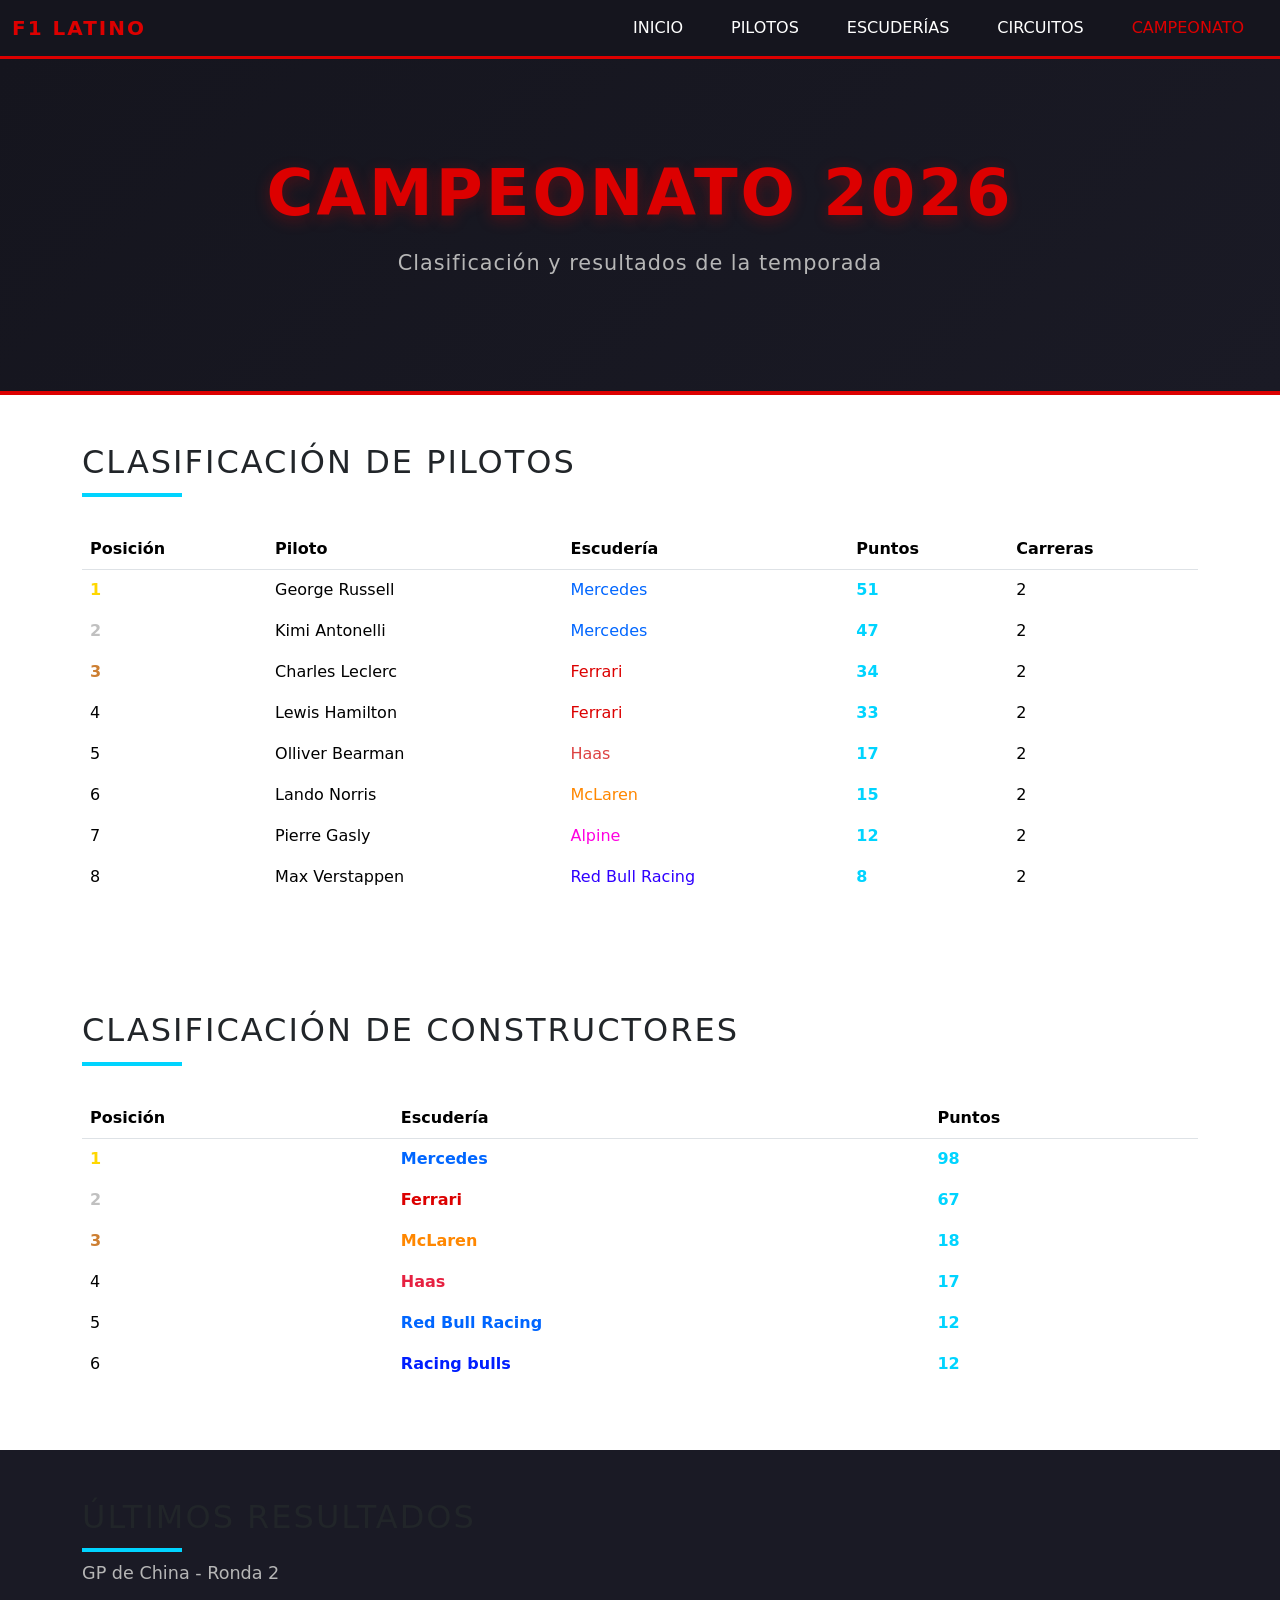
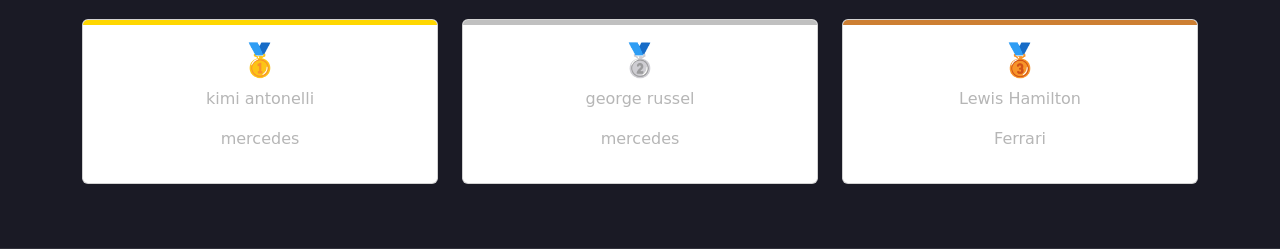
<file: campeonato.html>
<!DOCTYPE html>
<html lang="es">

<head>
  <meta charset="UTF-8">
  <meta name="viewport" content="width=device-width, initial-scale=1.0">
  <title>Campeonato - Padock Latino</title>
  <link rel="stylesheet" href="styles.css">
  <link href="https://cdn.jsdelivr.net/npm/bootstrap@5.3.8/dist/css/bootstrap.min.css" rel="stylesheet"
    integrity="sha384-sRIl4kxILFvY47J16cr9ZwB07vP4J8+LH7qKQnuqkuIAvNWLzeN8tE5YBujZqJLB" crossorigin="anonymous">

</head>

<body>

  <!-- NAVBAR -->
  <nav class="navbar navbar-expand-lg">
    <div class="container-fluid">
      <a class="navbar-brand" href="Padock Latino.html"> F1 LATINO</a>
      <button class="navbar-toggler" type="button" data-bs-toggle="collapse" data-bs-target="#navbarNav"
        aria-controls="navbarNav" aria-expanded="false" aria-label="Toggle navigation">
        <span class="navbar-toggler-icon"></span>
      </button>
      <div class="collapse navbar-collapse" id="navbarNav">
        <ul class="navbar-nav ms-auto">
          <li class="nav-item">
            <a class="nav-link" href="Padock Latino.html">INICIO</a>
          </li>
          <li class="nav-item">
            <a class="nav-link" href="pilotos.html">PILOTOS</a>
          </li>
          <li class="nav-item">
            <a class="nav-link" href="escuderias.html">ESCUDERÍAS</a>
          </li>
          <li class="nav-item">
            <a class="nav-link" href="circuitos.html">CIRCUITOS</a>
          </li>
          <li class="nav-item">
            <a class="nav-link active" href="campeonato.html">CAMPEONATO</a>
          </li>
        </ul>
      </div>
    </div>
  </nav>

  <!-- HERO SECTION -->
  <div class="titulo">
    <h1>CAMPEONATO 2026</h1>
    <p>Clasificación y resultados de la temporada</p>
  </div>

  <!-- CONTENIDO -->
  <section class="py-5">
    <div class="container">
      <h2>Clasificación de Pilotos</h2>
      
      <table class="table">
        <thead>
          <tr>
            <th>Posición</th>
            <th>Piloto</th>
            <th>Escudería</th>
            <th>Puntos</th>
            <th>Carreras</th>
          </tr>
        </thead>
        <tbody>
          <tr>
            <td style="color: #FFD700; font-weight: bold;">1</td>
            <td>George Russell</td>
            <td style="color: #0066FF;">Mercedes</td>
            <td style="color: #00D4FF;"><strong>51</strong></td>
            <td>2</td>
          </tr>
          <tr>
            <td style="color: #C0C0C0; font-weight: bold;">2</td>
            <td>Kimi Antonelli</td>
            <td style="color: #0066FF;">Mercedes</td>
            <td style="color: #00D4FF;"><strong>47</strong></td>
            <td>2</td>
          </tr>
          <tr>
            <td style="color: #CD7F32; font-weight: bold;">3</td>
            <td>Charles Leclerc</td>
            <td style="color: #DC0000;">Ferrari</td>
            <td style="color: #00D4FF;"><strong>34</strong></td>
            <td>2</td>
          </tr>
          <tr>
            <td>4</td>
            <td>Lewis Hamilton</td>
            <td style="color: #DC0000;">Ferrari</td>
            <td style="color: #00D4FF;"><strong>33</strong></td>
            <td>2</td>
          </tr>
          <tr>
            <td>5</td>
            <td>Olliver Bearman</td>
            <td style="color: #db3838f2;">Haas</td>
            <td style="color: #00D4FF;"><strong>17</strong></td>
            <td>2</td>
          </tr>
          <tr>
            <td>6</td>
            <td>Lando Norris</td>
            <td style="color: #FF8700;">McLaren</td>
            <td style="color: #00D4FF;"><strong>15</strong></td>
            <td>2</td>
          </tr>
          <tr>
            <td>7</td>
            <td>Pierre Gasly</td>
            <td style="color: #ff00e1;">Alpine</td>
            <td style="color: #00D4FF;"><strong>12</strong></td>
            <td>2</td>
          </tr>
          <tr>
            <td>8</td>
            <td>Max Verstappen</td>
            <td style="color: #2f00ff;">Red Bull Racing</td>
            <td style="color: #00D4FF;"><strong>8</strong></td>
            <td>2</td>
          </tr>
        </tbody>
      </table>
    </div>
  </section>

  <section class="py-5">
    <div class="container">
      <h2>Clasificación de Constructores</h2>
      
      <table class="table">
        <thead>
          <tr>
            <th>Posición</th>
            <th>Escudería</th>
            <th>Puntos</th>
          </tr>
        </thead>
        <tbody>
          <tr>
            <td style="color: #FFD700; font-weight: bold;">1</td>
            <td style="color: #0066FF;"><strong>Mercedes</strong></td>
            <td style="color: #00D4FF;"><strong>98</strong></td>
          </tr>
          <tr>
            <td style="color: #C0C0C0; font-weight: bold;">2</td>
            <td style="color: #DC0000;"><strong>Ferrari</strong></td>
            <td style="color: #00D4FF;"><strong>67</strong></td>
          </tr>
          <tr>
            <td style="color: #CD7F32; font-weight: bold;">3</td>
            <td style="color: #FF8700;"><strong>McLaren</strong></td>
            <td style="color: #00D4FF;"><strong>18</strong></td>
          </tr>
          <tr>
            <td>4</td>
            <td style="color: #e62141;"><strong>Haas</strong></td>
            <td style="color: #00D4FF;"><strong>17</strong></td>
          </tr>
          <tr>
            <td>5</td>
            <td style="color: #0066FF;"><strong>Red Bull Racing</strong></td>
            <td style="color: #00D4FF;"><strong>12</strong></td>
          </tr>
          <tr>
            <td>6</td>
            <td style="color: #001eff;"><strong>Racing bulls</strong></td>
            <td style="color: #00D4FF;"><strong>12</strong></td>
          </tr>
        </tbody>
      </table>
    </div>
  </section>

  <!-- ÚLTIMOS RESULTADOS -->
  <section class="py-5" style="background-color: #1a1a25;">
    <div class="container">
      <h2>Últimos Resultados</h2>
      <p style="color: #B6B6B6; font-size: 1.1rem; margin-bottom: 2rem;">GP de China - Ronda 2</p>
      
      <div class="row">
        <div class="col-md-4 mb-3">
          <div class="card">
            <div class="card-body text-center" style="border-top: 5px solid #FFD700;">
              <h5 style="color: #FFD700; font-size: 2rem;">🥇</h5>
              <p class="card-text">kimi antonelli</p>
              <p style="color: #B6B6B6;">mercedes</p>
            </div>
          </div>
        </div>
        <div class="col-md-4 mb-3">
          <div class="card">
            <div class="card-body text-center" style="border-top: 5px solid #C0C0C0;">
              <h5 style="color: #C0C0C0; font-size: 2rem;">🥈</h5>
              <p class="card-text">george russel</p>
              <p style="color: #B6B6B6;">mercedes</p>
            </div>
          </div>
        </div>
        <div class="col-md-4 mb-3">
          <div class="card">
            <div class="card-body text-center" style="border-top: 5px solid #CD7F32;">
              <h5 style="color: #CD7F32; font-size: 2rem;">🥉</h5>
              <p class="card-text">Lewis Hamilton</p>
              <p style="color: #B6B6B6;">Ferrari</p>
            </div>
          </div>
        </div>
      </div>
    </div>
  </section>

 

  <script src="https://cdn.jsdelivr.net/npm/bootstrap@5.3.8/dist/js/bootstrap.bundle.min.js"
    integrity="sha384-FKyoEForCGlyvwx9Hj09JcYn3nv7wiPVlz7YYwJrWVcXK/BmnVDxM+D2scQbITxI"
    crossorigin="anonymous"></script>

</body>

</html>
</file>
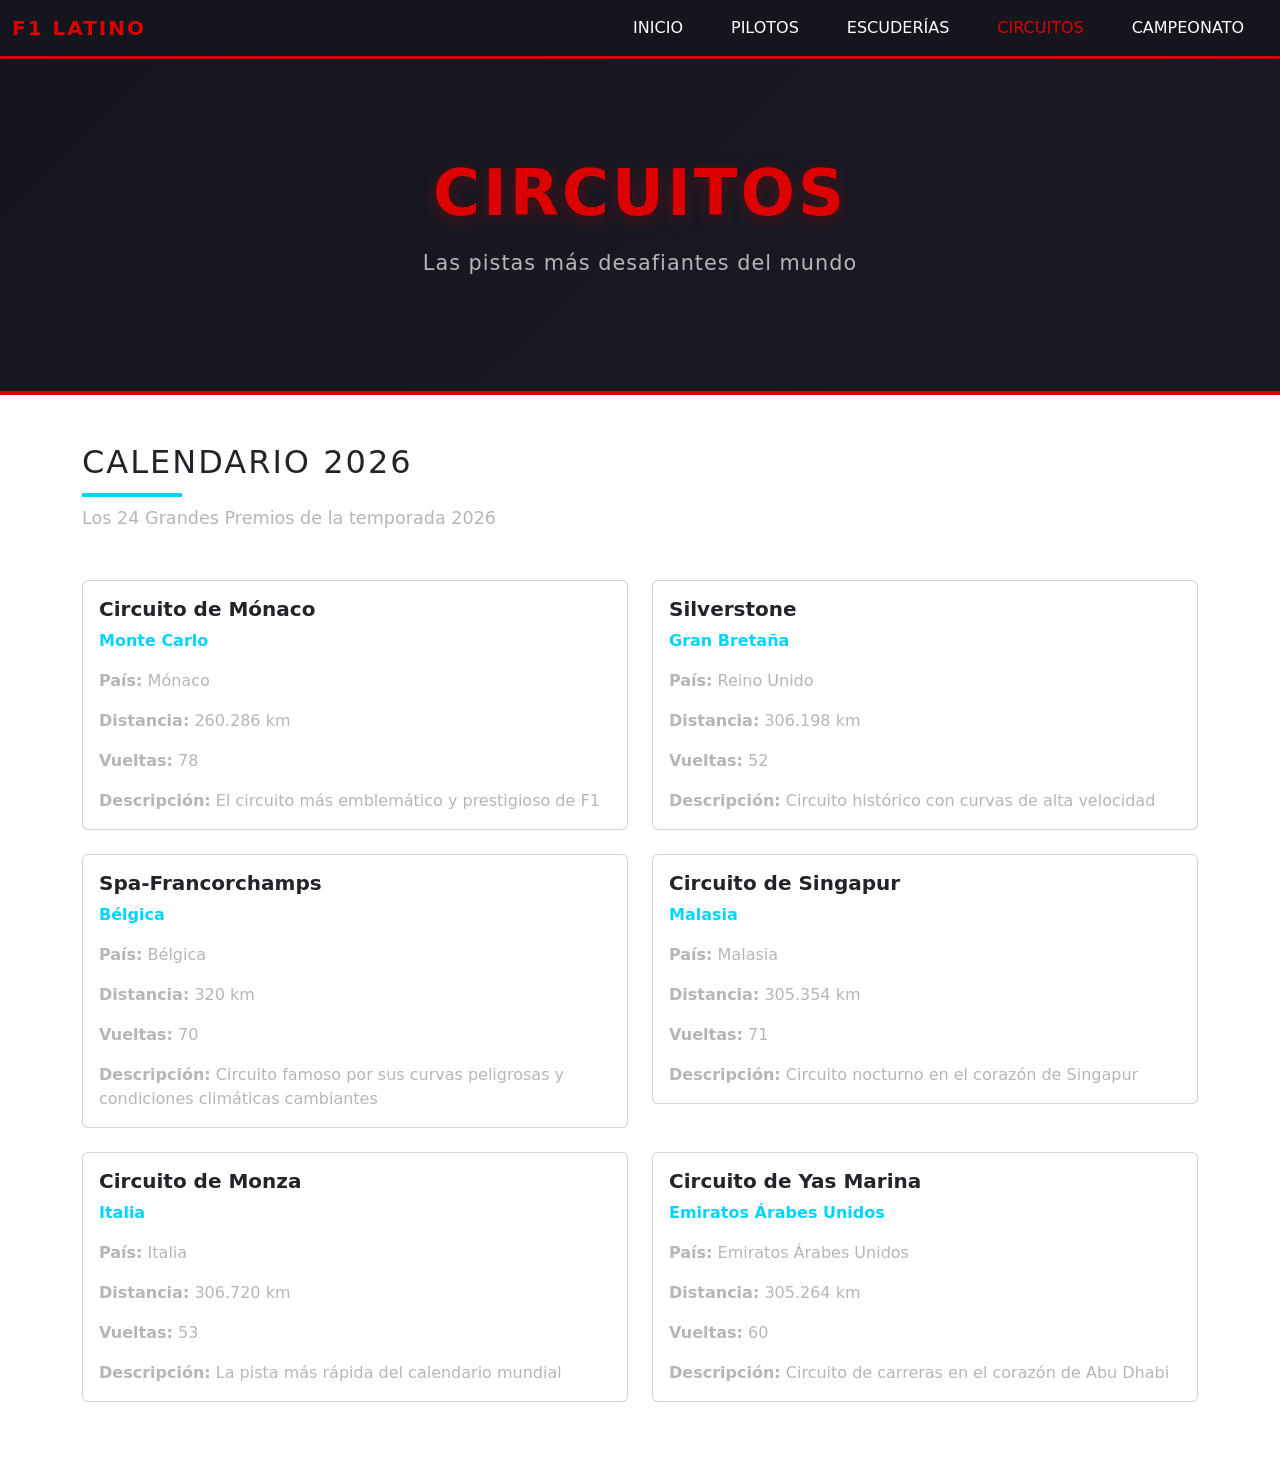
<file: circuitos.html>
<!DOCTYPE html>
<html lang="es">

<head>
  <meta charset="UTF-8">
  <meta name="viewport" content="width=device-width, initial-scale=1.0">
  <title>Circuitos - Padock Latino</title>
  <link rel="stylesheet" href="styles.css">
  <link href="https://cdn.jsdelivr.net/npm/bootstrap@5.3.8/dist/css/bootstrap.min.css" rel="stylesheet"
    integrity="sha384-sRIl4kxILFvY47J16cr9ZwB07vP4J8+LH7qKQnuqkuIAvNWLzeN8tE5YBujZqJLB" crossorigin="anonymous">

</head>

<body>

  <!-- NAVBAR -->
  <nav class="navbar navbar-expand-lg">
    <div class="container-fluid">
      <a class="navbar-brand" href="Padock Latino.html"> F1 LATINO</a>
      <button class="navbar-toggler" type="button" data-bs-toggle="collapse" data-bs-target="#navbarNav"
        aria-controls="navbarNav" aria-expanded="false" aria-label="Toggle navigation">
        <span class="navbar-toggler-icon"></span>
      </button>
      <div class="collapse navbar-collapse" id="navbarNav">
        <ul class="navbar-nav ms-auto">
          <li class="nav-item">
            <a class="nav-link" href="Padock Latino.html">INICIO</a>
          </li>
          <li class="nav-item">
            <a class="nav-link" href="pilotos.html">PILOTOS</a>
          </li>
          <li class="nav-item">
            <a class="nav-link" href="escuderias.html">ESCUDERÍAS</a>
          </li>
          <li class="nav-item">
            <a class="nav-link active" href="circuitos.html">CIRCUITOS</a>
          </li>
          <li class="nav-item">
            <a class="nav-link" href="campeonato.html">CAMPEONATO</a>
          </li>
        </ul>
      </div>
    </div>
  </nav>

  <!-- HERO SECTION -->
  <div class="titulo">
    <h1>CIRCUITOS</h1>
    <p>Las pistas más desafiantes del mundo</p>
  </div>

  <!-- CONTENIDO -->
  <section class="py-5">
    <div class="container">
      <h2>Calendario 2026</h2>
      <p style="color: #B6B6B6; font-size: 1.1rem; margin-bottom: 3rem;">Los 24 Grandes Premios de la temporada 2026</p>
      
      <div class="row">
        <!-- Circuito 1 -->
        <div class="col-md-6 mb-4">
          <div class="card">
            <div class="card-body">
              <h5 class="card-title"> Circuito de Mónaco</h5>
              <p style="color: #00D4FF; font-weight: bold;">Monte Carlo</p>
              <p class="card-text"><strong>País:</strong> Mónaco</p>
              <p class="card-text"><strong>Distancia:</strong> 260.286 km</p>
              <p class="card-text"><strong>Vueltas:</strong> 78</p>
              <p class="card-text"><strong>Descripción:</strong> El circuito más emblemático y prestigioso de F1</p>
            </div>
          </div>
        </div>

        <!-- Circuito 2 -->
        <div class="col-md-6 mb-4">
          <div class="card">
            <div class="card-body">
              <h5 class="card-title"> Silverstone</h5>
              <p style="color: #00D4FF; font-weight: bold;">Gran Bretaña</p>
              <p class="card-text"><strong>País:</strong> Reino Unido</p>
              <p class="card-text"><strong>Distancia:</strong> 306.198 km</p>
              <p class="card-text"><strong>Vueltas:</strong> 52</p>
              <p class="card-text"><strong>Descripción:</strong> Circuito histórico con curvas de alta velocidad</p>
            </div>
          </div>
        </div>

        <!-- Circuito 3 -->
        <div class="col-md-6 mb-4">
          <div class="card">
            <div class="card-body">
              <h5 class="card-title"> Spa-Francorchamps</h5>
              <p style="color: #00D4FF; font-weight: bold;">Bélgica</p>
              <p class="card-text"><strong>País:</strong> Bélgica</p>
              <p class="card-text"><strong>Distancia:</strong> 320 km</p>
              <p class="card-text"><strong>Vueltas:</strong> 70</p>
              <p class="card-text"><strong>Descripción:</strong> Circuito famoso por sus curvas peligrosas y condiciones climáticas cambiantes</p>
            </div>
          </div>
        </div>

        <!-- Circuito 4 -->
        <div class="col-md-6 mb-4">
          <div class="card">
            <div class="card-body">
              <h5 class="card-title"> Circuito de Singapur</h5>
              <p style="color: #00D4FF; font-weight: bold;">Malasia</p>
              <p class="card-text"><strong>País:</strong> Malasia</p>
              <p class="card-text"><strong>Distancia:</strong> 305.354 km</p>
              <p class="card-text"><strong>Vueltas:</strong> 71</p>
              <p class="card-text"><strong>Descripción:</strong> Circuito nocturno en el corazón de Singapur</p>
            </div>
          </div>
        </div>

        <!-- Circuito 5 -->
        <div class="col-md-6 mb-4">
          <div class="card">
            <div class="card-body">
              <h5 class="card-title"> Circuito de Monza</h5>
              <p style="color: #00D4FF; font-weight: bold;">Italia</p>
              <p class="card-text"><strong>País:</strong> Italia</p>
              <p class="card-text"><strong>Distancia:</strong> 306.720 km</p>
              <p class="card-text"><strong>Vueltas:</strong> 53</p>
              <p class="card-text"><strong>Descripción:</strong> La pista más rápida del calendario mundial</p>
            </div>
          </div>
        </div>

        <!-- Circuito 6 -->
        <div class="col-md-6 mb-4">
          <div class="card">
            <div class="card-body">
              <h5 class="card-title"> Circuito de Yas Marina</h5>
              <p style="color: #00D4FF; font-weight: bold;">Emiratos Árabes Unidos</p>
              <p class="card-text"><strong>País:</strong> Emiratos Árabes Unidos</p>
              <p class="card-text"><strong>Distancia:</strong> 305.264 km</p>
              <p class="card-text"><strong>Vueltas:</strong> 60</p>
              <p class="card-text"><strong>Descripción:</strong> Circuito de carreras en el corazón de Abu Dhabi</p>
            </div>
          </div>
        </div>
      </div>
    </div>
  </section>

  

  <script src="https://cdn.jsdelivr.net/npm/bootstrap@5.3.8/dist/js/bootstrap.bundle.min.js"
    integrity="sha384-FKyoEForCGlyvwx9Hj09JcYn3nv7wiPVlz7YYwJrWVcXK/BmnVDxM+D2scQbITxI"
    crossorigin="anonymous"></script>

</body>

</html>
</file>
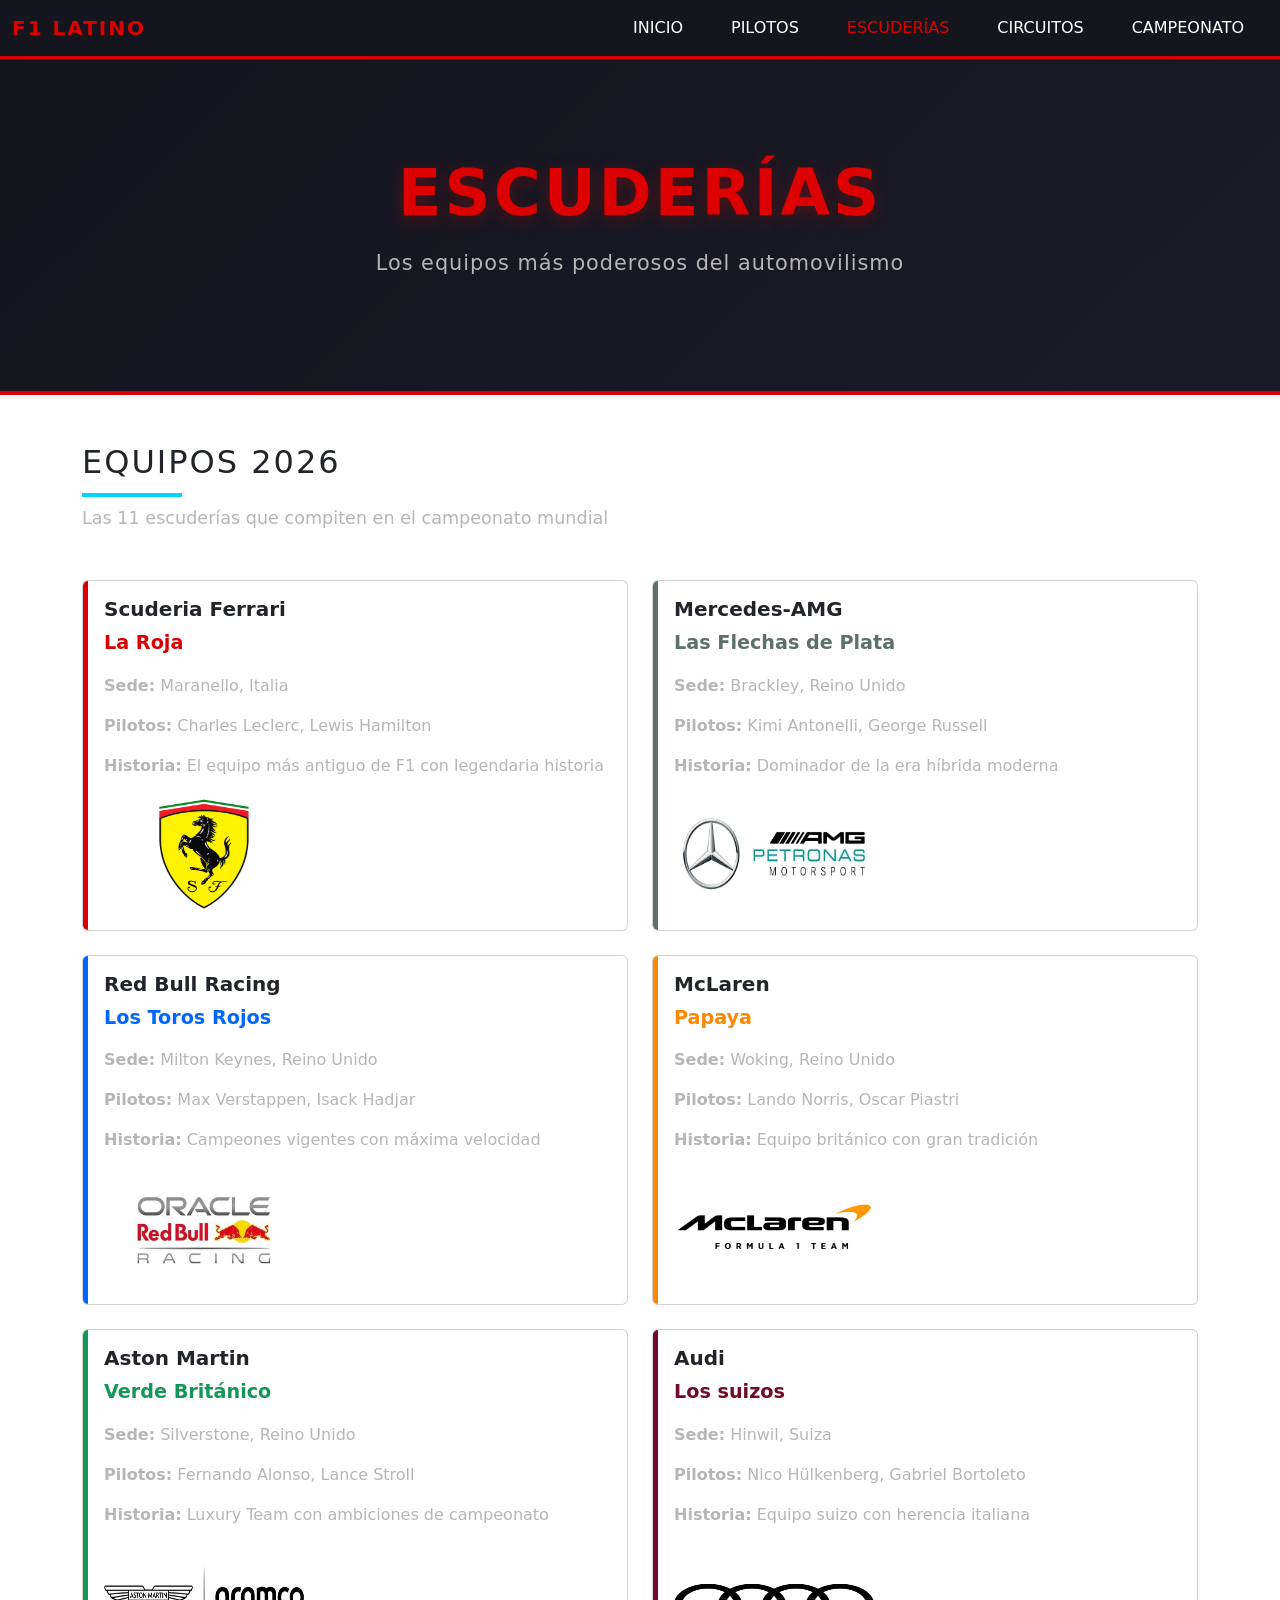
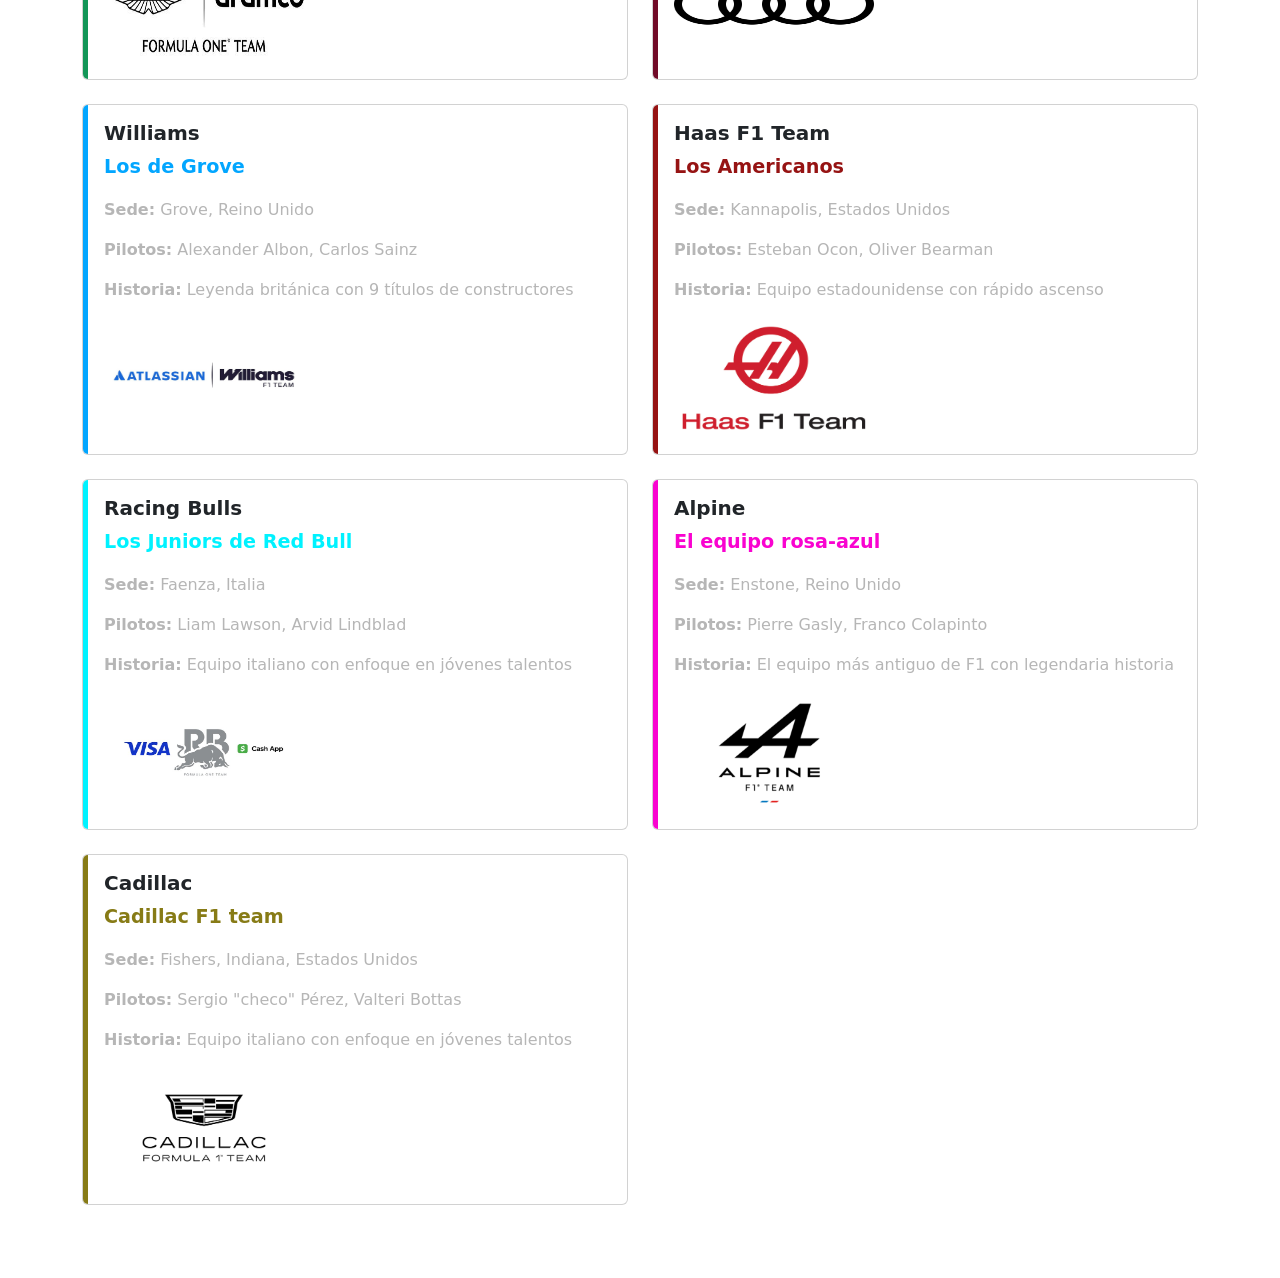
<file: escuderias.html>
<!DOCTYPE html>
<html lang="es">

<head>
  <meta charset="UTF-8">
  <meta name="viewport" content="width=device-width, initial-scale=1.0">
  <title>Escuderías - Padock Latino</title>
  <link rel="stylesheet" href="styles.css">
  <link href="https://cdn.jsdelivr.net/npm/bootstrap@5.3.8/dist/css/bootstrap.min.css" rel="stylesheet"
    integrity="sha384-sRIl4kxILFvY47J16cr9ZwB07vP4J8+LH7qKQnuqkuIAvNWLzeN8tE5YBujZqJLB" crossorigin="anonymous">

</head>

<body>

  <!-- NAVBAR -->
  <nav class="navbar navbar-expand-lg">
    <div class="container-fluid">
      <a class="navbar-brand" href="Padock Latino.html"> F1 LATINO</a>
      <button class="navbar-toggler" type="button" data-bs-toggle="collapse" data-bs-target="#navbarNav"
        aria-controls="navbarNav" aria-expanded="false" aria-label="Toggle navigation">
        <span class="navbar-toggler-icon"></span>
      </button>
      <div class="collapse navbar-collapse" id="navbarNav">
        <ul class="navbar-nav ms-auto">
          <li class="nav-item">
            <a class="nav-link" href="Padock Latino.html">INICIO</a>
          </li>
          <li class="nav-item">
            <a class="nav-link" href="pilotos.html">PILOTOS</a>
          </li>
          <li class="nav-item">
            <a class="nav-link active" href="escuderias.html">ESCUDERÍAS</a>
          </li>
          <li class="nav-item">
            <a class="nav-link" href="circuitos.html">CIRCUITOS</a>
          </li>
          <li class="nav-item">
            <a class="nav-link" href="campeonato.html">CAMPEONATO</a>
          </li>
        </ul>
      </div>
    </div>
  </nav>

  <!-- HERO SECTION -->
  <div class="titulo">
    <h1>ESCUDERÍAS</h1>
    <p>Los equipos más poderosos del automovilismo</p>
  </div>

  <!-- CONTENIDO -->
  <section class="py-5">
    <div class="container">
      <h2>Equipos 2026</h2>
      <p style="color: #B6B6B6; font-size: 1.1rem; margin-bottom: 3rem;">Las 11 escuderías que compiten en el campeonato mundial</p>
      
      <div class="row">
        <!-- Escuería 1 -->
        <div class="col-md-6 mb-4">
          <div class="card">
            <div class="card-body" style="border-left: 5px solid #DC0000;">
              <h5 class="card-title"> Scuderia Ferrari</h5>
              <p style="color: #DC0000; font-weight: bold; font-size: 1.2rem;">La Roja</p>
              <p class="card-text"><strong>Sede:</strong> Maranello, Italia</p>
              <p class="card-text"><strong>Pilotos:</strong> Charles Leclerc, Lewis Hamilton</p>
              <p class="card-text"><strong>Historia:</strong> El equipo más antiguo de F1 con legendaria historia</p>
                       <img src="img/escuderias/ferrari.jpg" alt="Ferrari" style="width: 200px; height: 120px;align-items: center;">

            </div>
          </div>
        </div>

        <!-- Escuería 2 -->
        <div class="col-md-6 mb-4">
          <div class="card">
            <div class="card-body" style="border-left: 5px solid #5e7067;">
              <h5 class="card-title"> Mercedes-AMG</h5>
              <p style="color: #5e7067; font-weight: bold; font-size: 1.2rem;">Las Flechas de Plata</p>
              <p class="card-text"><strong>Sede:</strong> Brackley, Reino Unido</p>
              <p class="card-text"><strong>Pilotos:</strong> Kimi Antonelli, George Russell</p>
              <p class="card-text"><strong>Historia:</strong> Dominador de la era híbrida moderna</p>
                       <img src="img/escuderias/mercedes.jpg" alt="Mercedes" style="width: 200px; height: 120px;align-items: center;">

            </div>
          </div>
        </div>

        <!-- Escuería 3 -->
        <div class="col-md-6 mb-4">
          <div class="card">
            <div class="card-body" style="border-left: 5px solid #0066FF;">
              <h5 class="card-title"> Red Bull Racing</h5>
              <p style="color: #0066FF; font-weight: bold; font-size: 1.2rem;">Los Toros Rojos</p>
              <p class="card-text"><strong>Sede:</strong> Milton Keynes, Reino Unido</p>
              <p class="card-text"><strong>Pilotos:</strong> Max Verstappen, Isack Hadjar</p>
              <p class="card-text"><strong>Historia:</strong> Campeones vigentes con máxima velocidad</p>
                       <img src="img/escuderias/red bull.jpg" alt="Red Bull Racing" style="width: 200px; height: 120px;align-items: center;">

            </div>
          </div>
        </div>

        <!-- Escuería 4 -->
        <div class="col-md-6 mb-4">
          <div class="card">
            <div class="card-body" style="border-left: 5px solid #FF8700;">
              <h5 class="card-title"> McLaren</h5>
              <p style="color: #FF8700; font-weight: bold; font-size: 1.2rem;">Papaya</p>
              <p class="card-text"><strong>Sede:</strong> Woking, Reino Unido</p>
              <p class="card-text"><strong>Pilotos:</strong> Lando Norris, Oscar Piastri</p>
              <p class="card-text"><strong>Historia:</strong> Equipo británico con gran tradición</p>
                        <img src="img/escuderias/mclaren.jpg" alt="McLaren" style="width: 200px; height: 120px;align-items: center;">
            </div>
          </div>
        </div>

        <!-- Escuería 5 -->
        <div class="col-md-6 mb-4">
          <div class="card">
            <div class="card-body" style="border-left: 5px solid #139657;">
              <h5 class="card-title"> Aston Martin</h5>
              <p style="color: #139657; font-weight: bold; font-size: 1.2rem;">Verde Británico</p>
              <p class="card-text"><strong>Sede:</strong> Silverstone, Reino Unido</p>
              <p class="card-text"><strong>Pilotos:</strong> Fernando Alonso, Lance Stroll</p>
              <p class="card-text"><strong>Historia:</strong> Luxury Team con ambiciones de campeonato</p>
                       <img src="img/escuderias/aston martin.jpg" alt="Aston Martin" style="width: 200px; height: 120px;align-items: center;">

            </div>
          </div>
        </div>

        <!-- Escuería 6 -->
        <div class="col-md-6 mb-4">
          <div class="card">
            <div class="card-body" style="border-left: 5px solid #710b28;">
              <h5 class="card-title"> Audi</h5>
              <p style="color: #710b28; font-weight: bold; font-size: 1.2rem;">Los suizos</p>
              <p class="card-text"><strong>Sede:</strong> Hinwil, Suiza</p>
              <p class="card-text"><strong>Pilotos:</strong> Nico Hülkenberg, Gabriel Bortoleto</p>
              <p class="card-text"><strong>Historia:</strong> Equipo suizo con herencia italiana</p>
                        <img src="img/escuderias/audi.jpg" alt="Audi" style="width: 200px; height: 120px;align-items: center;">
            </div>
          </div>
        </div>

        <div class="col-md-6 mb-4">
          <div class="card">
            <div class="card-body" style="border-left: 5px solid #02a6ff;">
              <h5 class="card-title"> Williams</h5>
              <p style="color: #02a6ff; font-weight: bold; font-size: 1.2rem;">Los de Grove</p>
              <p class="card-text"><strong>Sede:</strong> Grove, Reino Unido</p>
              <p class="card-text"><strong>Pilotos:</strong> Alexander Albon, Carlos Sainz</p>
              <p class="card-text"><strong>Historia:</strong> Leyenda británica con 9 títulos de constructores</p>
              <img src="img/escuderias/williams.jpg" alt="Williams" style="width: 200px; height: 120px;align-items: center;">
            </div>
          </div>
        </div>

        <div class="col-md-6 mb-4">
          <div class="card">
            <div class="card-body" style="border-left: 5px solid #961313;">
              <h5 class="card-title"> Haas F1 Team</h5>
              <p style="color: #961313; font-weight: bold; font-size: 1.2rem;">Los Americanos</p>
              <p class="card-text"><strong>Sede:</strong> Kannapolis, Estados Unidos</p>
              <p class="card-text"><strong>Pilotos:</strong> Esteban Ocon, Oliver Bearman</p>
              <p class="card-text"><strong>Historia:</strong> Equipo estadounidense con rápido ascenso</p>
              <img src="img/escuderias/haas.jpg" alt="Haas F1 Team" style="width: 200px; height: 120px;align-items: center;">
              </div>  
          </div>
        </div>

        <div class="col-md-6 mb-4">
          <div class="card">
            <div class="card-body" style="border-left: 5px solid #00f2ff;">
              <h5 class="card-title"> Racing Bulls</h5>
              <p style="color: #00f2ff; font-weight: bold; font-size: 1.2rem;">Los Juniors de Red Bull</p>
              <p class="card-text"><strong>Sede:</strong> Faenza, Italia</p>
              <p class="card-text"><strong>Pilotos:</strong> Liam Lawson, Arvid Lindblad</p>
              <p class="card-text"><strong>Historia:</strong> Equipo italiano con enfoque en jóvenes talentos</p>
              <img src="img/escuderias/racing bulls.jpg" alt="Racing Bulls" style="width: 200px; height: 120px;align-items: center;">

            </div>
          </div>
        </div>

        <div class="col-md-6 mb-4">
          <div class="card">
            <div class="card-body" style="border-left: 5px solid #F903d0;">
              <h5 class="card-title"> Alpine</h5>
              <p style="color: #F903d0; font-weight: bold; font-size: 1.2rem;">El equipo rosa-azul</p>  
              <p class="card-text"><strong>Sede:</strong> Enstone, Reino Unido</p>
              <p class="card-text"><strong>Pilotos:</strong> Pierre Gasly, Franco Colapinto</p>
              <p class="card-text"><strong>Historia:</strong> El equipo más antiguo de F1 con legendaria historia</p> 
              <img src="img/escuderias/alpine.jpg" alt="Alpine" style="width: 200px; height: 120px;align-items: center;">
            </div>
          </div>
        </div>

        <div class="col-md-6 mb-4">
          <div class="card">
            <div class="card-body" style="border-left: 5px solid #877b16;">
              <h5 class="card-title"> Cadillac</h5>
              <p style="color: #877b16; font-weight: bold; font-size  : 1.2rem;">Cadillac F1 team</p>
              <p class="card-text"><strong>Sede:</strong> Fishers, Indiana, Estados Unidos</p>
              <p class="card-text"><strong>Pilotos:</strong> Sergio "checo" Pérez, Valteri Bottas</p>
              <p class="card-text"><strong>Historia:</strong> Equipo italiano con enfoque en jóvenes talentos</p>
              <img src="img/escuderias/cadillac.jpg" alt="Cadillac" style="width: 200px; height: 120px;align-items: center;">
            </div>
          </div>
        </div>

      </div>
    </div>
  </section>

 

  <script src="https://cdn.jsdelivr.net/npm/bootstrap@5.3.8/dist/js/bootstrap.bundle.min.js"
    integrity="sha384-FKyoEForCGlyvwx9Hj09JcYn3nv7wiPVlz7YYwJrWVcXK/BmnVDxM+D2scQbITxI"
    crossorigin="anonymous"></script>

</body>

</html>

  <script src="https://cdn.jsdelivr.net/npm/bootstrap@5.3.8/dist/js/bootstrap.bundle.min.js"
    integrity="sha384-FKyoEForCGlyvwx9Hj09JcYn3nv7wiPVlz7YYwJrWVcXK/BmnVDxM+D2scQbITxI"
    crossorigin="anonymous"></script>

</body>

</html>
</file>
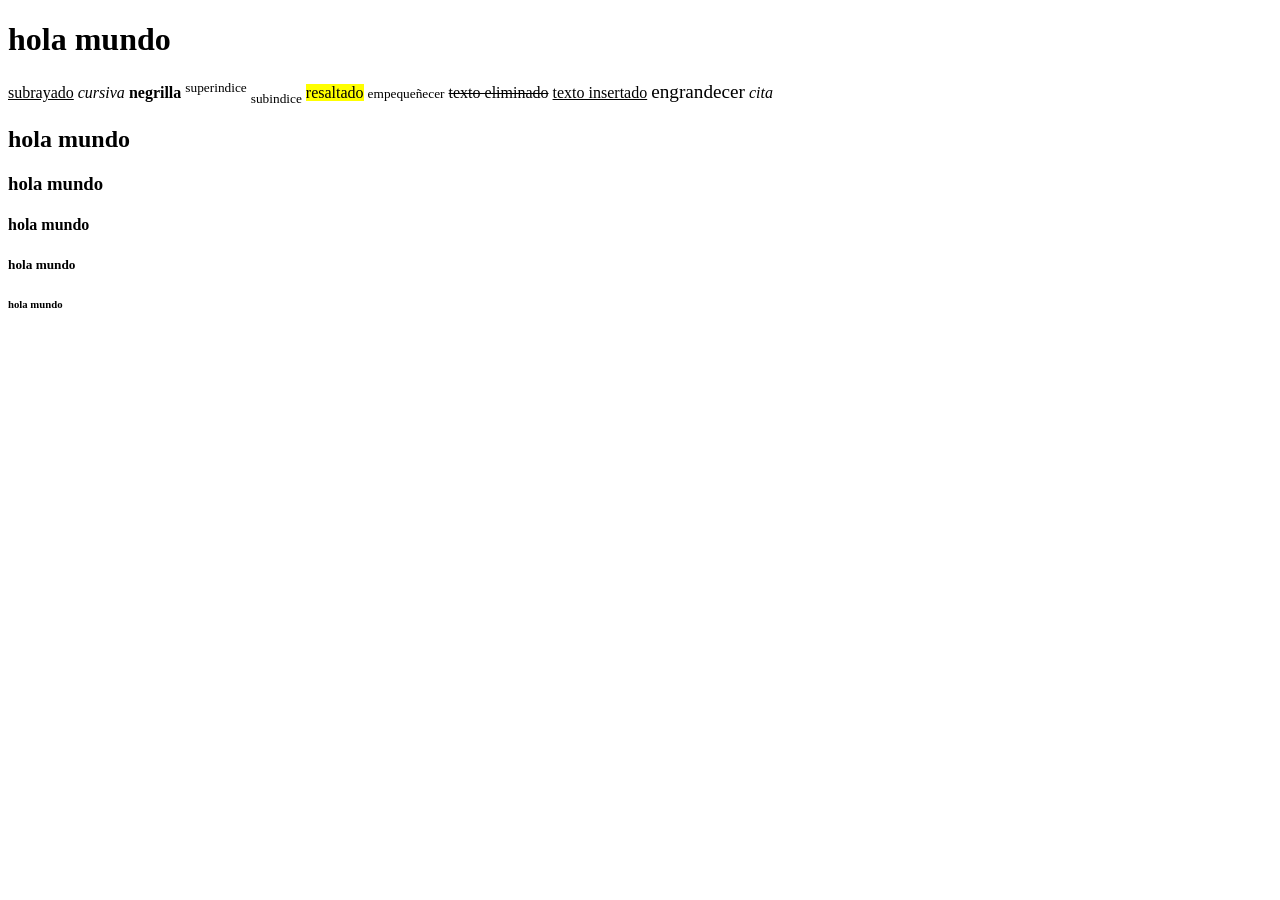
<file: hola_mundo.html>
<!DOCTYPE html>
<html lang="en">
<head>
    <meta charset="UTF-8">
    <meta name="viewport" content="width=, initial-scale=1.0">
    <title>Document</title>
</head>
<body>

    <!--comentario-->
    <h1>hola mundo</h1>

<p><u>subrayado</u>
    <em>cursiva</em>
    <strong>negrilla</strong>
    <sup>superindice</sup>
    <sub>subindice</sub>
    <mark>resaltado</mark>
    <small>empequeñecer</small>
    <del>texto eliminado</del>
    <ins>texto insertado</ins>
    <big>engrandecer</big>
    <cite>cita</cite> </p>

    <h2>hola mundo</h2>
    <h3>hola mundo</h3>
    <h4>hola mundo</h4>
    <h5>hola mundo</h5>
    <h6>hola mundo</h6>
</body>
</html>
</file>
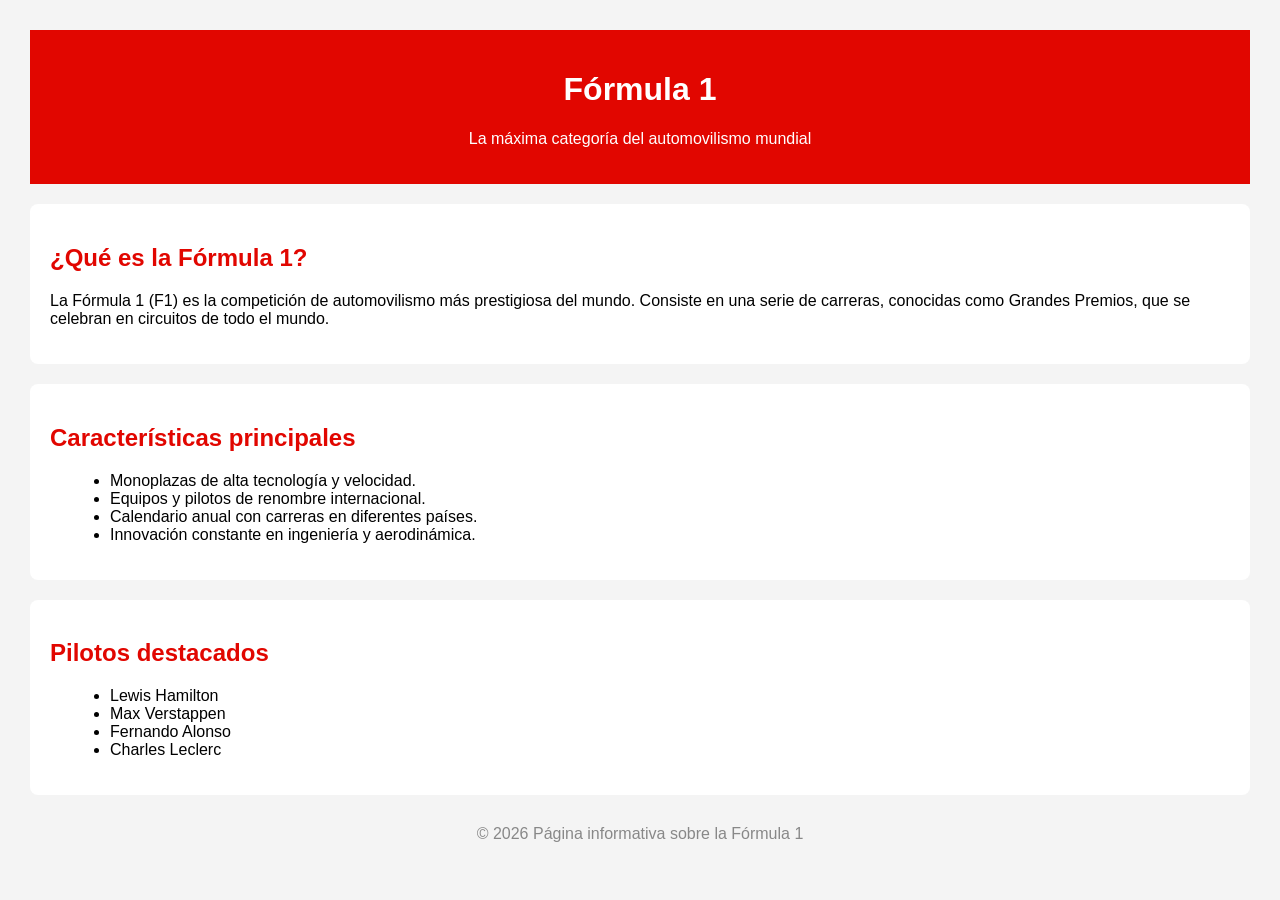
<file: IA.html>
<!DOCTYPE html>
<html lang="es">
<head>
    <meta charset="UTF-8">
    <title>Fórmula 1 - Información</title>
    <style>
        body { font-family: Arial, sans-serif; margin: 30px; background: #f4f4f4; }
        header { background: #e10600; color: #fff; padding: 20px 0; text-align: center; }
        section { background: #fff; padding: 20px; margin-top: 20px; border-radius: 8px; }
        h2 { color: #e10600; }
        ul { margin-left: 20px; }
        footer { text-align: center; margin-top: 30px; color: #888; }
    </style>
</head>
<body>
    <header>
        <h1>Fórmula 1</h1>
        <p>La máxima categoría del automovilismo mundial</p>
    </header>
    <section>
        <h2>¿Qué es la Fórmula 1?</h2>
        <p>
            La Fórmula 1 (F1) es la competición de automovilismo más prestigiosa del mundo. 
            Consiste en una serie de carreras, conocidas como Grandes Premios, que se celebran en circuitos de todo el mundo.
        </p>
    </section>
    <section>
        <h2>Características principales</h2>
        <ul>
            <li>Monoplazas de alta tecnología y velocidad.</li>
            <li>Equipos y pilotos de renombre internacional.</li>
            <li>Calendario anual con carreras en diferentes países.</li>
            <li>Innovación constante en ingeniería y aerodinámica.</li>
        </ul>
    </section>
    <section>
        <h2>Pilotos destacados</h2>
        <ul>
            <li>Lewis Hamilton</li>
            <li>Max Verstappen</li>
            <li>Fernando Alonso</li>
            <li>Charles Leclerc</li>
        </ul>
    </section>
    <footer>
        &copy; 2026 Página informativa sobre la Fórmula 1
    </footer>
</body>
</html>
</file>
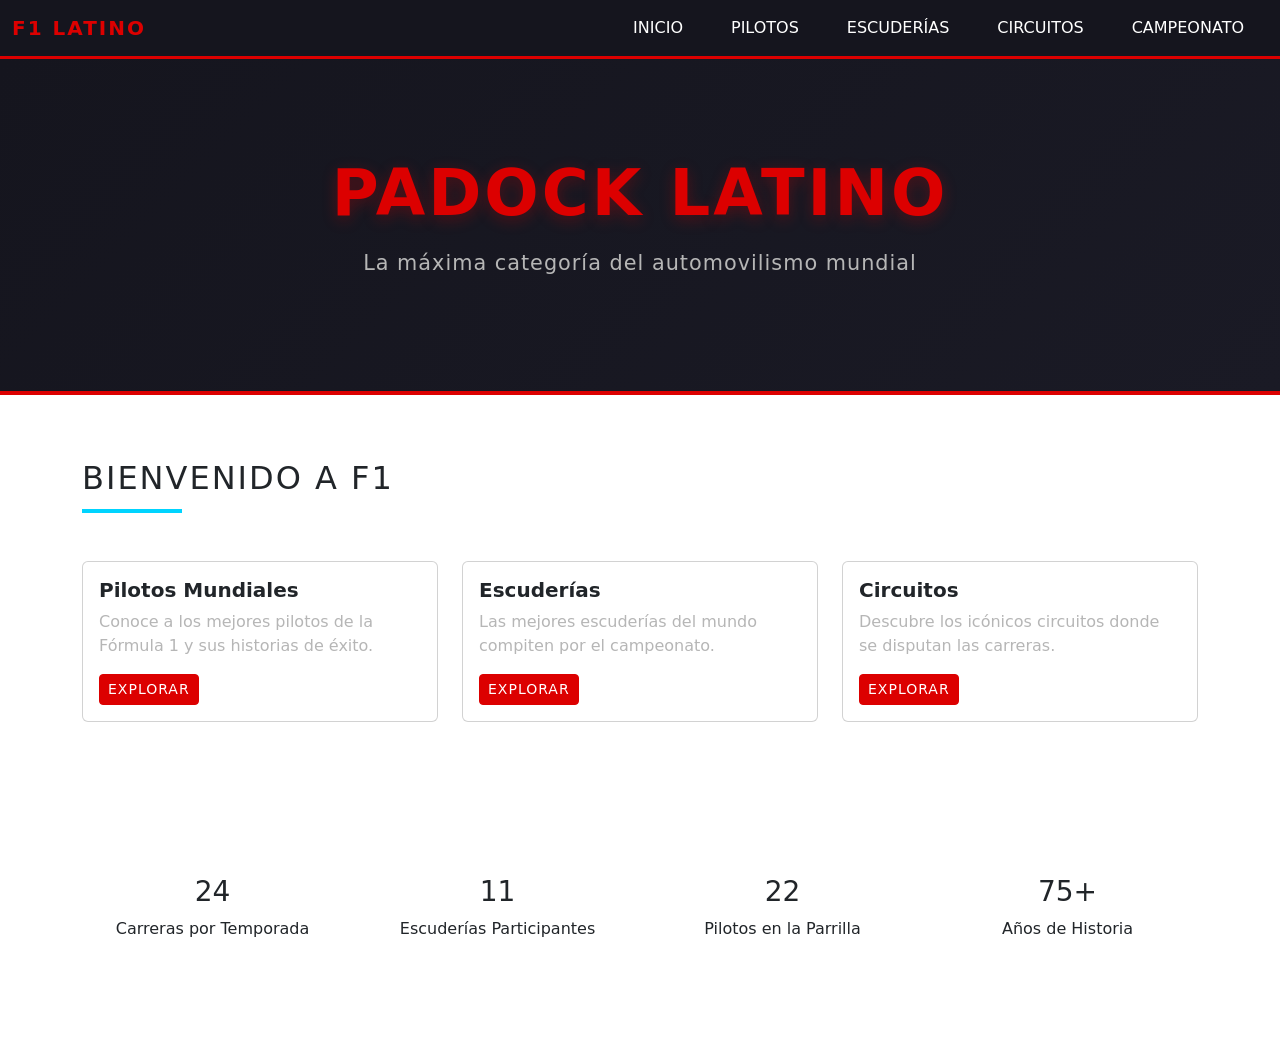
<file: Padock Latino.html>
<!DOCTYPE html>
<html lang="es">

<head>
  <meta charset="UTF-8">
  <meta name="viewport" content="width=device-width, initial-scale=1.0">
  <title>Padock Latino - Fórmula 1</title>
  <link rel="stylesheet" href="styles.css">
  <link href="https://cdn.jsdelivr.net/npm/bootstrap@5.3.8/dist/css/bootstrap.min.css" rel="stylesheet"
    integrity="sha384-sRIl4kxILFvY47J16cr9ZwB07vP4J8+LH7qKQnuqkuIAvNWLzeN8tE5YBujZqJLB" crossorigin="anonymous">

</head>

<body>

  <!-- NAVBAR -->
  <nav class="navbar navbar-expand-lg">
    <div class="container-fluid">
      <a class="navbar-brand" href="Padock Latino.html"> F1 LATINO</a>
      <button class="navbar-toggler" type="button" data-bs-toggle="collapse" data-bs-target="#navbarNav"
        aria-controls="navbarNav" aria-expanded="false" aria-label="Toggle navigation">
        <span class="navbar-toggler-icon"></span>
      </button>
      <div class="collapse navbar-collapse" id="navbarNav">
        <ul class="navbar-nav ms-auto">
          <li class="nav-item">
            <a class="nav-link" href="Padock Latino.html">INICIO</a>
          </li>
          <li class="nav-item">
            <a class="nav-link" href="pilotos.html">PILOTOS</a>
          </li>
          <li class="nav-item">
            <a class="nav-link" href="escuderias.html">ESCUDERÍAS</a>
          </li>
          <li class="nav-item">
            <a class="nav-link" href="circuitos.html">CIRCUITOS</a>
          </li>
          <li class="nav-item">
            <a class="nav-link" href="campeonato.html">CAMPEONATO</a>
          </li>
        </ul>
      </div>
    </div>
  </nav>

  <!-- HERO SECTION -->
  <div class="titulo">
    <h1>PADOCK LATINO</h1>
    <p>La máxima categoría del automovilismo mundial</p>
  </div>

  <!-- CONTENIDO PRINCIPAL -->
  <section>
    <div class="container">
      <h2>Bienvenido a F1</h2>
      <div class="row mt-5">
        <div class="col-md-4 mb-4">
          <div class="card">
            <div class="card-body">
              <h5 class="card-title"> Pilotos Mundiales</h5>
              <p class="card-text">Conoce a los mejores pilotos de la Fórmula 1 y sus historias de éxito.</p>
              <a href="pilotos.html" class="btn btn-primary btn-sm">Explorar</a>
            </div>
          </div>
        </div>
        <div class="col-md-4 mb-4">
          <div class="card">
            <div class="card-body">
              <h5 class="card-title"> Escuderías</h5>
              <p class="card-text">Las mejores escuderías del mundo compiten por el campeonato.</p>
              <a href="escuderias.html" class="btn btn-primary btn-sm">Explorar</a>
            </div>
          </div>
        </div>
        <div class="col-md-4 mb-4">
          <div class="card">
            <div class="card-body">
              <h5 class="card-title"> Circuitos</h5>
              <p class="card-text">Descubre los icónicos circuitos donde se disputan las carreras.</p>
              <a href="circuitos.html" class="btn btn-primary btn-sm">Explorar</a>
            </div>
          </div>
        </div>
      </div>
    </div>
  </section>

  <!-- ESTADÍSTICAS -->
  <section>
    <div class="container">
      <div class="row text-center">
        <div class="col-md-3 mb-4">
          <h3>24</h3>
          <p>Carreras por Temporada</p>
        </div>
        <div class="col-md-3 mb-4">
          <h3>11</h3>
          <p>Escuderías Participantes</p>
        </div>
        <div class="col-md-3 mb-4">
          <h3>22</h3>
          <p>Pilotos en la Parrilla</p>
        </div>
        <div class="col-md-3 mb-4">
          <h3>75+</h3>
          <p>Años de Historia</p>
        </div>
      </div>
    </div>
  </section>


  <script src="https://cdn.jsdelivr.net/npm/bootstrap@5.3.8/dist/js/bootstrap.bundle.min.js"
    integrity="sha384-FKyoEForCGlyvwx9Hj09JcYn3nv7wiPVlz7YYwJrWVcXK/BmnVDxM+D2scQbITxI"
    crossorigin="anonymous"></script>

</body>

</html>
</file>
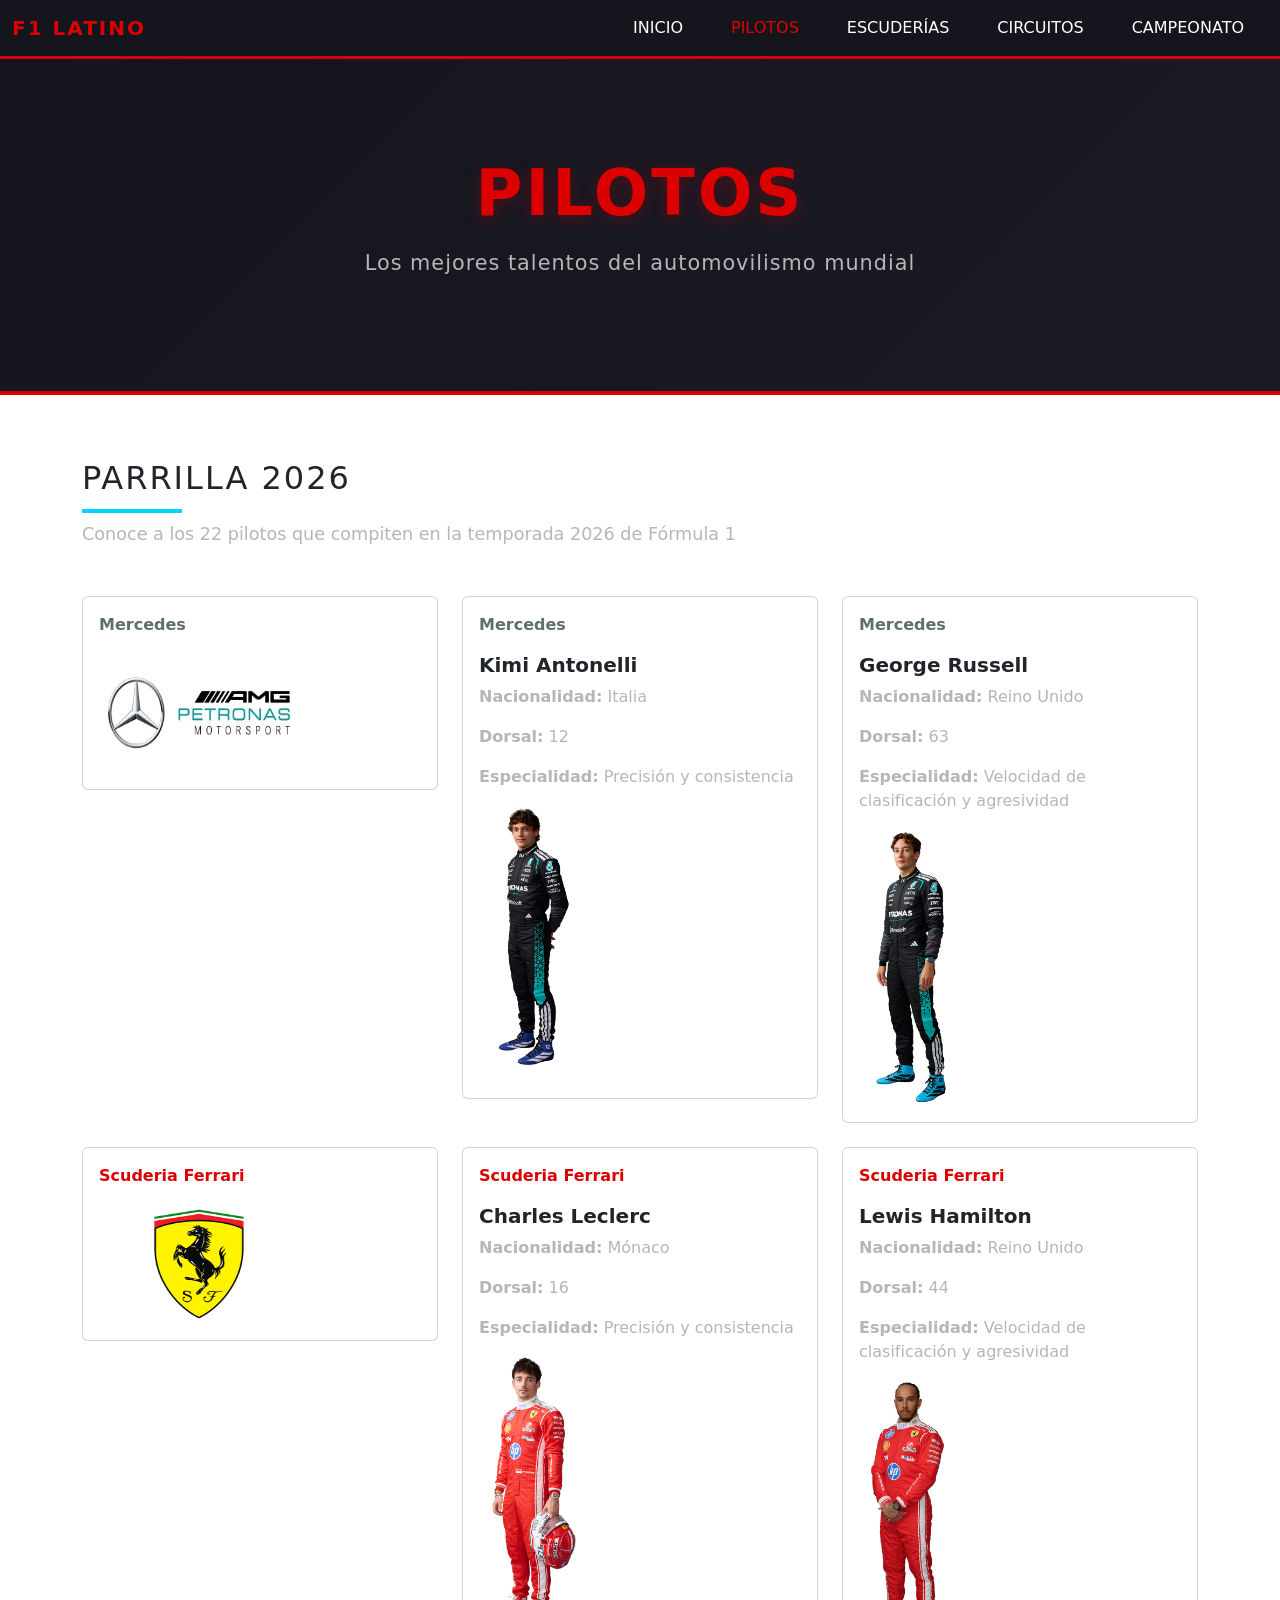
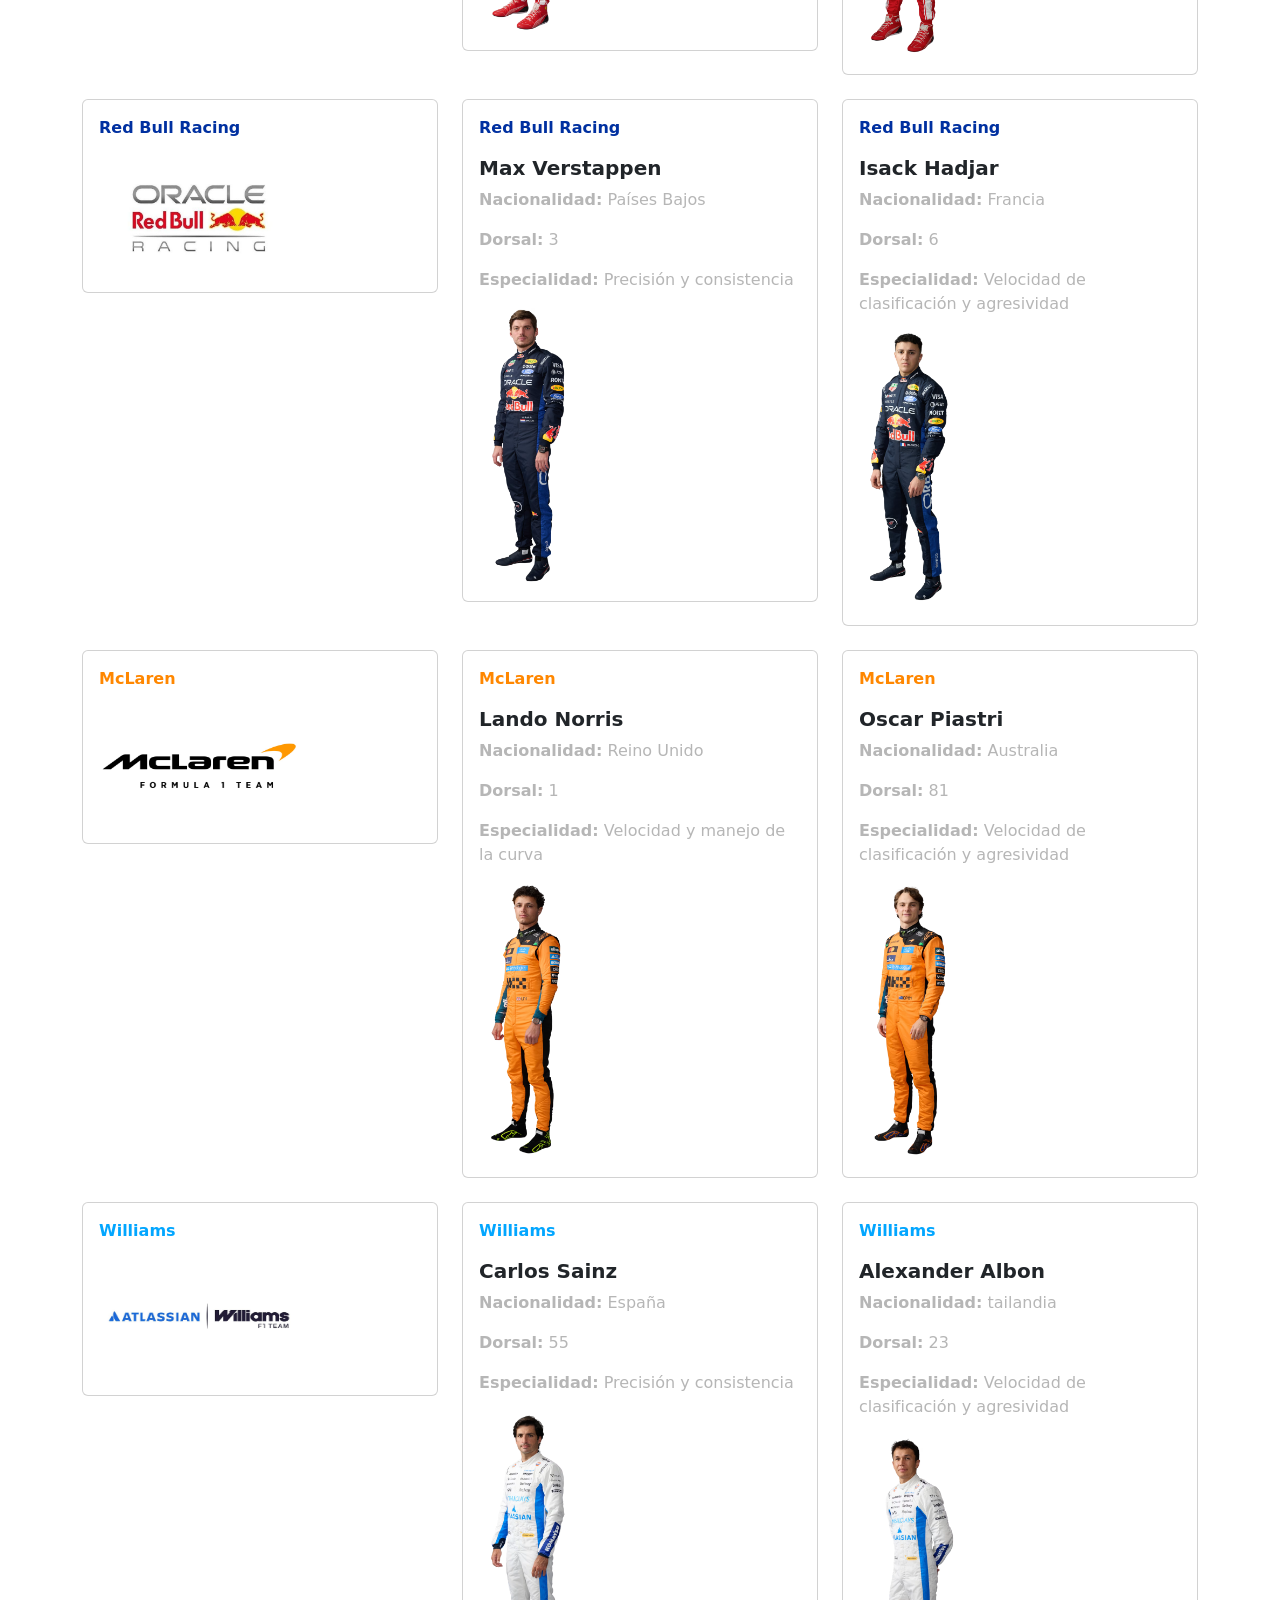
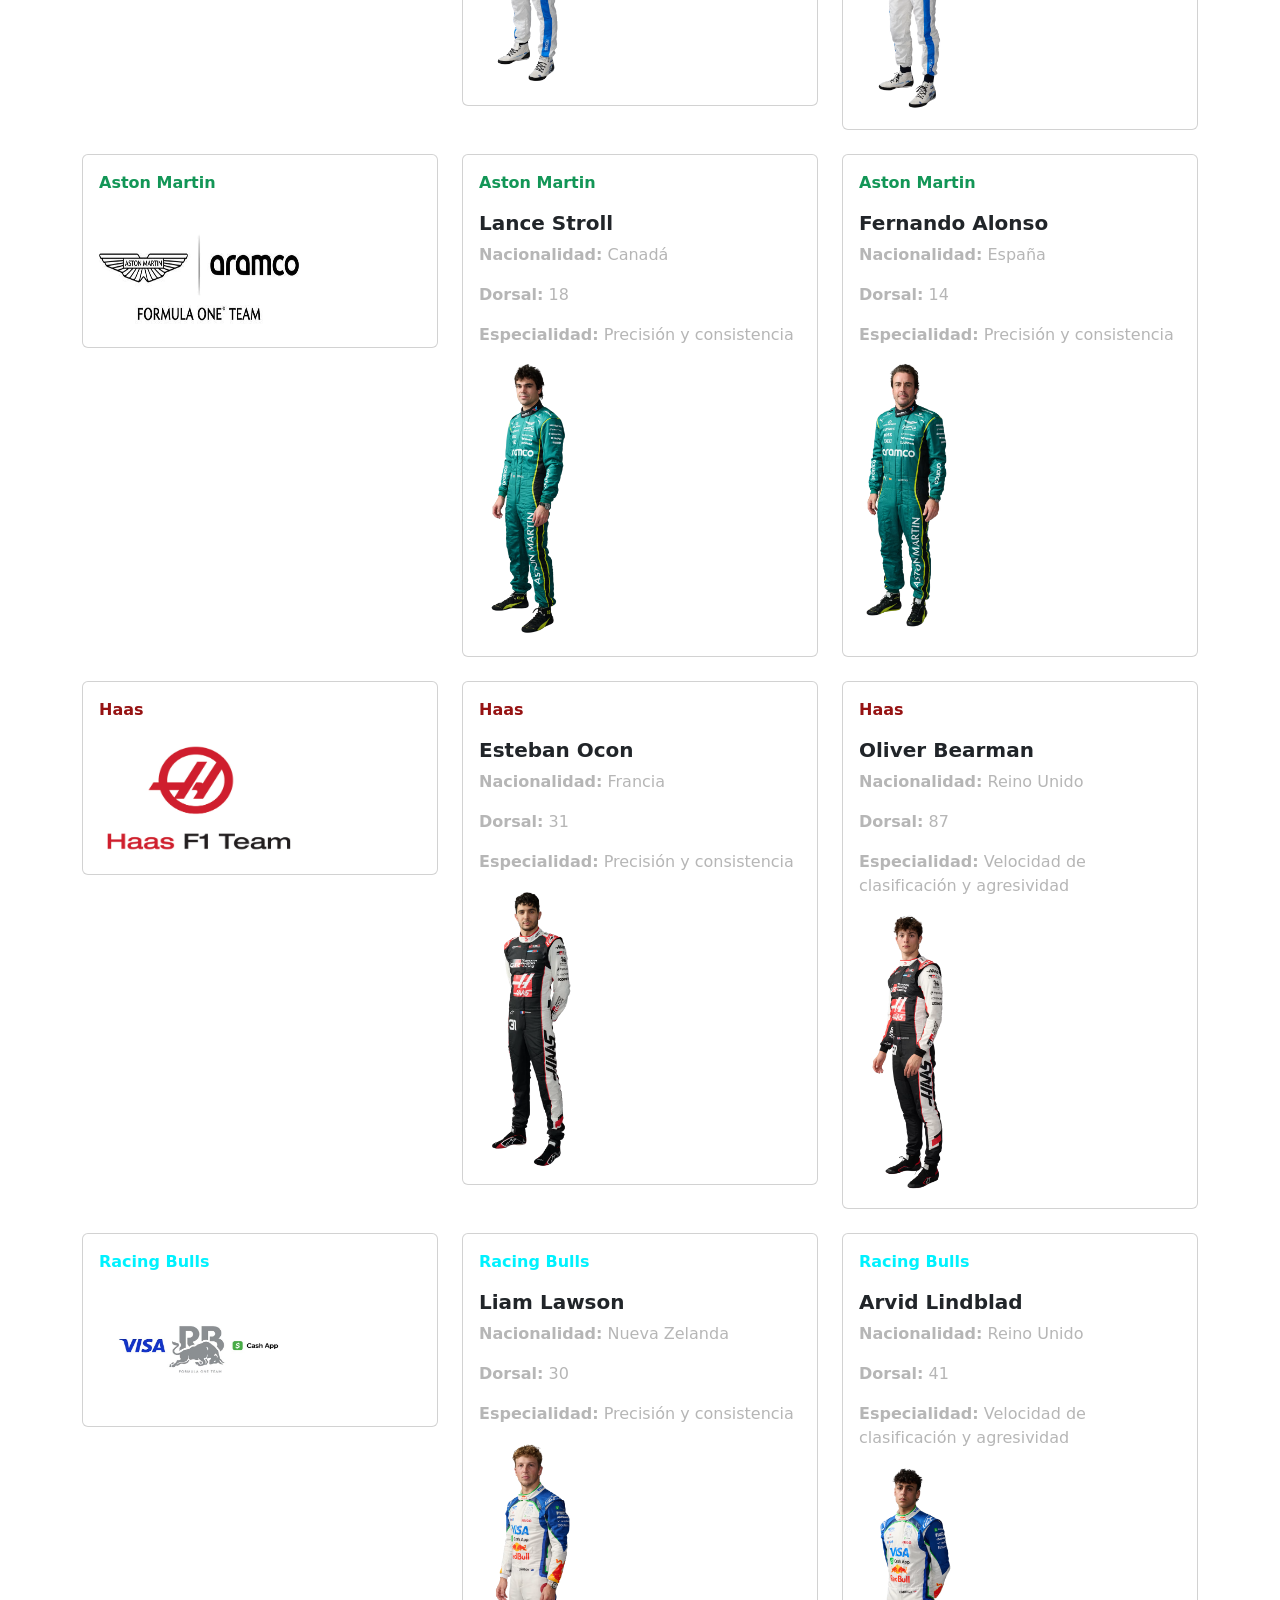
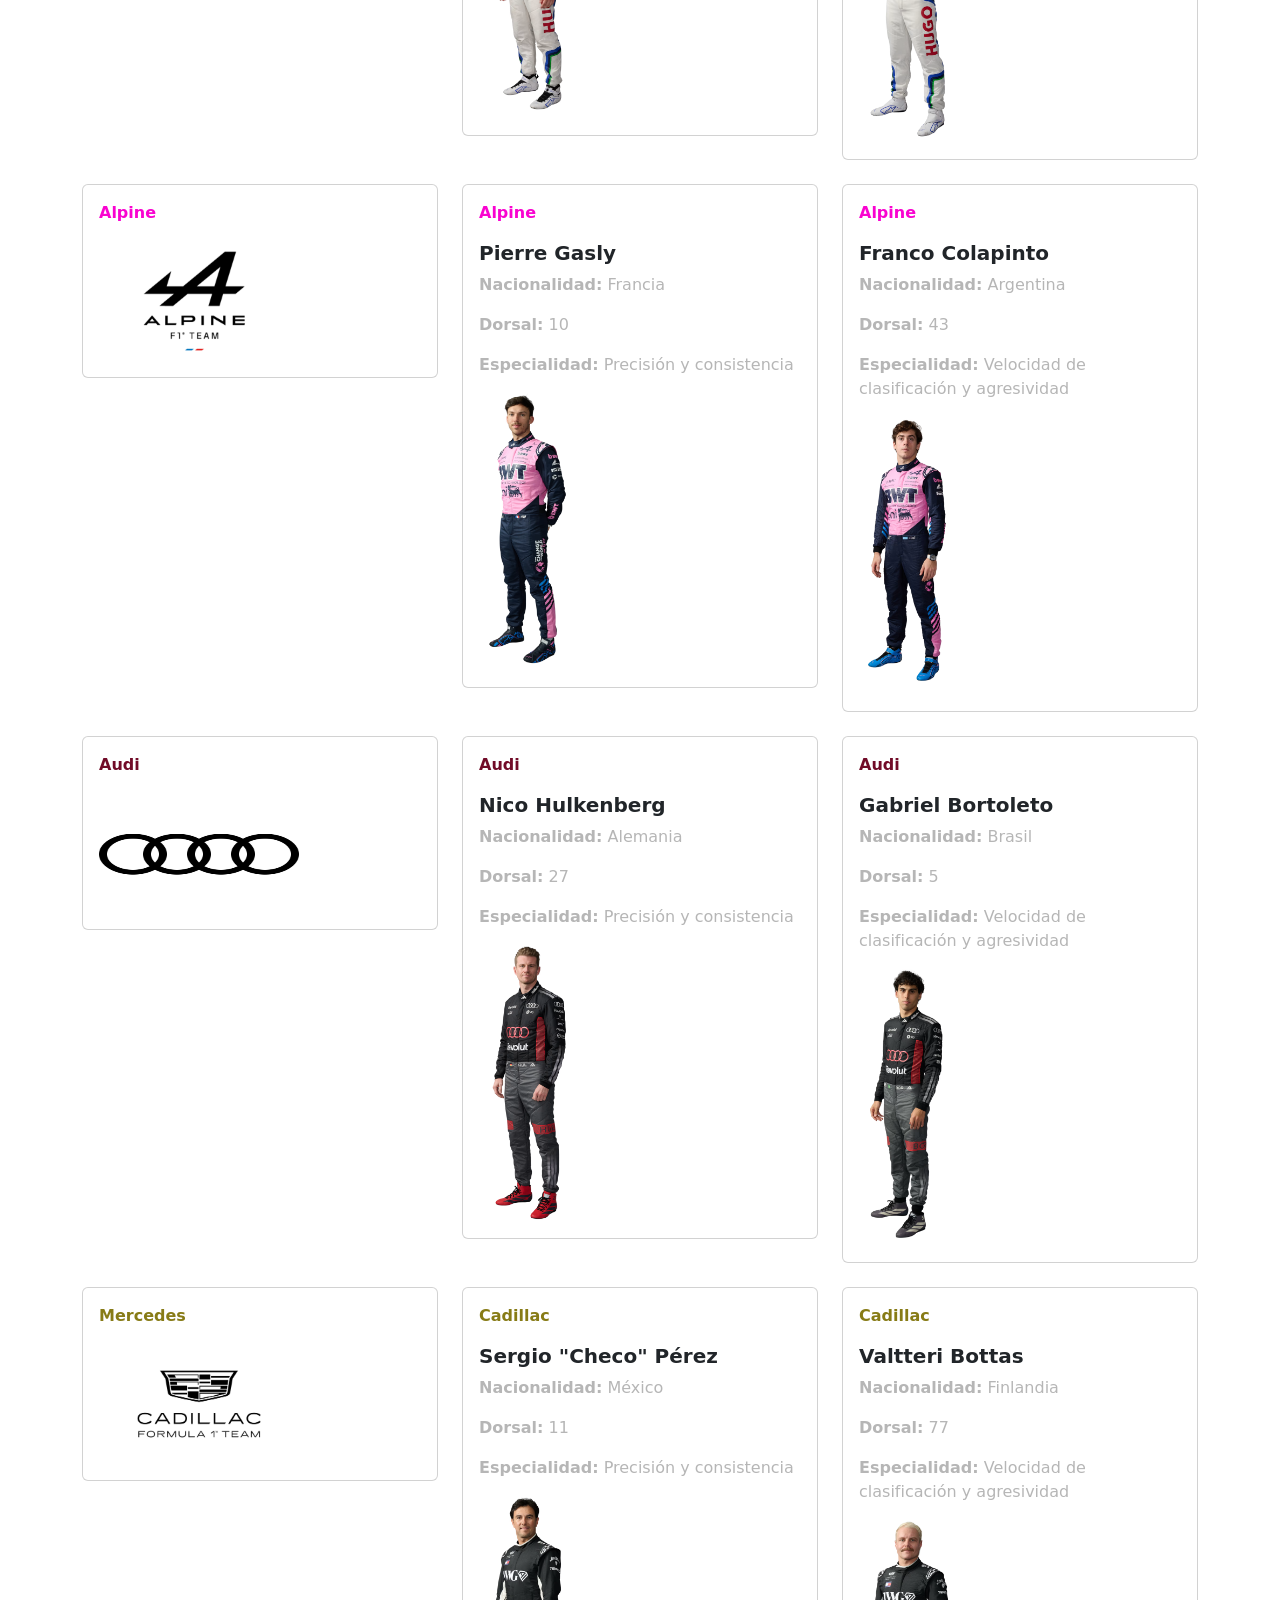
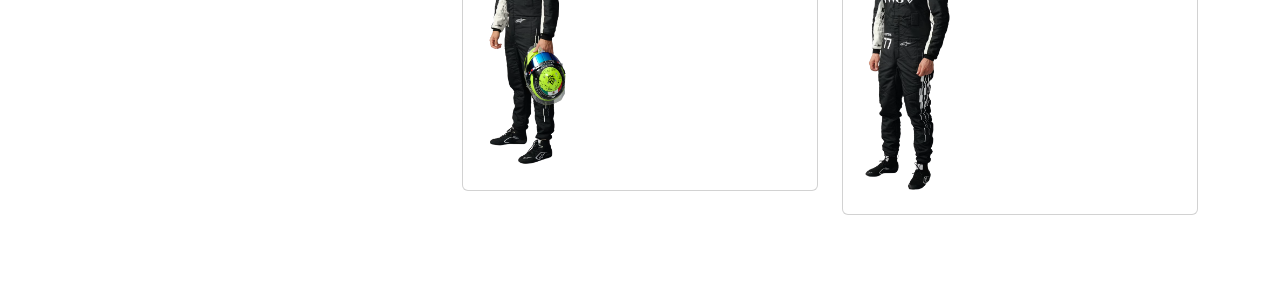
<file: pilotos.html>
<!DOCTYPE html>
<html lang="es">

<head>
  <meta charset="UTF-8">
  <meta name="viewport" content="width=device-width, initial-scale=1.0">
  <title>Pilotos - Padock Latino</title>
  <link rel="stylesheet" href="styles.css">
  <link href="https://cdn.jsdelivr.net/npm/bootstrap@5.3.8/dist/css/bootstrap.min.css" rel="stylesheet"
    integrity="sha384-sRIl4kxILFvY47J16cr9ZwB07vP4J8+LH7qKQnuqkuIAvNWLzeN8tE5YBujZqJLB" crossorigin="anonymous">

</head>

<body>

  <!-- NAVBAR -->
  <nav class="navbar navbar-expand-lg">
    <div class="container-fluid">
      <a class="navbar-brand" href="Padock Latino.html"> F1 LATINO</a>
      <button class="navbar-toggler" type="button" data-bs-toggle="collapse" data-bs-target="#navbarNav"
        aria-controls="navbarNav" aria-expanded="false" aria-label="Toggle navigation">
        <span class="navbar-toggler-icon"></span>
      </button>
      <div class="collapse navbar-collapse" id="navbarNav">
        <ul class="navbar-nav ms-auto">
          <li class="nav-item">
            <a class="nav-link" href="Padock Latino.html">INICIO</a>
          </li>
          <li class="nav-item">
            <a class="nav-link active" href="pilotos.html">PILOTOS</a>
          </li>
          <li class="nav-item">
            <a class="nav-link" href="escuderias.html">ESCUDERÍAS</a>
          </li>
          <li class="nav-item">
            <a class="nav-link" href="circuitos.html">CIRCUITOS</a>
          </li>
          <li class="nav-item">
            <a class="nav-link" href="campeonato.html">CAMPEONATO</a>
          </li>
        </ul>
      </div>
    </div>
  </nav>

  <!-- HERO SECTION -->
  <div class="titulo">
    <h1>PILOTOS</h1>
    <p>Los mejores talentos del automovilismo mundial</p>
  </div>

  <!-- CONTENIDO -->
  <section>
    <div class="container">
      <h2>Parrilla 2026</h2>
      <p style="color: #B6B6B6; font-size: 1.1rem; margin-bottom: 3rem;">Conoce a los 22 pilotos que compiten en la
        temporada 2026 de Fórmula 1</p>
      <div class="row">
        <div class="col-md-6 col-lg-4 mb-4">
    <div class="card">
      <div class="card-body">
         <p style="color: #5e7067; font-weight: bold;">Mercedes</p>
         <img src="img/escuderias/mercedes.jpg" alt="Mercedes" style="width: 200px; height: 120px;">
      </div>
    </div>
  </div>
  <div class="col-md-6 col-lg-4 mb-4">
    <div class="card">
      <div class="card-body">
         <p style="color: #5e7067; font-weight: bold;">Mercedes</p>
        <h5 class="card-title">Kimi Antonelli</h5>
        <p class="card-text"><strong>Nacionalidad:</strong> Italia</p>
        <p class="card-text"><strong>Dorsal:</strong> 12</p>
        <p class="card-text"><strong>Especialidad:</strong> Precisión y consistencia</p>
        <img src="img/pilotos/antonelli.avif" alt="" style="width: 30%;">
      </div>
    </div>
  </div>
  <div class="col-md-6 col-lg-4 mb-4">
    <div class="card">
      <div class="card-body">
         <p style="color: #5e7067; font-weight: bold;">Mercedes</p>
        <h5 class="card-title">George Russell</h5>
         <p class="card-text"><strong>Nacionalidad:</strong> Reino Unido</p>
             <p class="card-text"><strong>Dorsal:</strong> 63</p >   
            <p class="card-text"><strong>Especialidad:</strong> Velocidad de clasificación y agresividad</p>
            <img src="img/pilotos/2026mercedesgeorus01right.avif" alt="" style="width: 30%;">
      </div>
    </div>
  </div>
</div>


 <div class="row">
  <div class="col-md-6 col-lg-4 mb-4">
    <div class="card">
      <div class="card-body">
         <p style="color: #DC0000; font-weight: bold;">Scuderia Ferrari</p>
         <img src="img/escuderias/ferrari.jpg" alt="Ferrari" style="width: 200px; height: 120px;">
      </div>
    </div>
  </div>
  <div class="col-md-6 col-lg-4 mb-4">
    <div class="card">
      <div class="card-body">
         <p style="color: #DC0000; font-weight: bold;">Scuderia Ferrari</p>
        <h5 class="card-title">Charles Leclerc</h5>
        <p class="card-text"><strong>Nacionalidad:</strong> Mónaco</p>
        <p class="card-text"><strong>Dorsal:</strong> 16</p>
        <p class="card-text"><strong>Especialidad:</strong> Precisión y consistencia</p>
        <img src="img/pilotos/leclerc.avif" alt="Charles Leclerc" style="width: 30%;">
      </div>
    </div>
  </div>
  <div class="col-md-6 col-lg-4 mb-4">
    <div class="card">
      <div class="card-body">
        <p style="color: #DC0000; font-weight: bold;">Scuderia Ferrari</p>
        <h5 class="card-title">Lewis Hamilton</h5>
         <p class="card-text"><strong>Nacionalidad:</strong> Reino Unido</p>
             <p class="card-text"><strong>Dorsal:</strong> 44</p >   
            <p class="card-text"><strong>Especialidad:</strong> Velocidad de clasificación y agresividad</p>
            <img src="img/pilotos/hamilton.avif" alt="Lewis Hamilton" style="width: 30%;">
      </div>
    </div>
  </div>
</div>

<div class="row">
  <div class="col-md-6 col-lg-4 mb-4">
    <div class="card">
      <div class="card-body">
         <p style="color: #0030a0; font-weight: bold;">Red Bull Racing</p>
         <img src="img/escuderias/red bull.jpg" alt="Red Bull" style="width: 200px; height: 120px;">
      </div>
    </div>
  </div>
  <div class="col-md-6 col-lg-4 mb-4">
    <div class="card">
      <div class="card-body">
         <p style="color: #0030a0; font-weight: bold;">Red Bull Racing</p>
        <h5 class="card-title">Max Verstappen</h5>
        <p class="card-text"><strong>Nacionalidad:</strong> Países Bajos</p>
        <p class="card-text"><strong>Dorsal:</strong> 3</p>
        <p class="card-text"><strong>Especialidad:</strong> Precisión y consistencia</p>
        <img src="img/pilotos/max.avif" alt="Max Verstappen" style="width: 30%;">
      </div>
    </div>
  </div>
  <div class="col-md-6 col-lg-4 mb-4">
    <div class="card">
      <div class="card-body">
        <p style="color: #0030a0; font-weight: bold;">Red Bull Racing</p>
        <h5 class="card-title">Isack Hadjar</h5>
         <p class="card-text"><strong>Nacionalidad:</strong> Francia</p>
             <p class="card-text"><strong>Dorsal:</strong> 6</p >   
            <p class="card-text"><strong>Especialidad:</strong> Velocidad de clasificación y agresividad</p>
            <img src="img/pilotos/isack.avif" alt="Isack Hadjar" style="width: 30%;">
      </div>
    </div>
  </div>
</div>

<div class="row">
  <div class="col-md-6 col-lg-4 mb-4">
    <div class="card">
      <div class="card-body">
         <p style="color: #ff8700; font-weight: bold;">McLaren</p>
         <img src="img/escuderias/mclaren.jpg" alt="McLaren" style="width: 200px; height: 120px;">
      </div>
    </div>
  </div>
  <div class="col-md-6 col-lg-4 mb-4">
    <div class="card">
      <div class="card-body">
         <p style="color: #ff8700; font-weight: bold;">McLaren</p>
        <h5 class="card-title">Lando Norris</h5>
        <p class="card-text"><strong>Nacionalidad:</strong> Reino Unido</p>
        <p class="card-text"><strong>Dorsal:</strong> 1</p>
        <p class="card-text"><strong>Especialidad:</strong> Velocidad y manejo de la curva</p>
        <img src="img/pilotos/norris.avif" alt="Lando Norris" style="width: 30%;">
      </div>
    </div>
  </div>
  <div class="col-md-6 col-lg-4 mb-4">
    <div class="card">
      <div class="card-body">
        <p style="color: #ff8700; font-weight: bold;">McLaren</p>
        <h5 class="card-title">Oscar Piastri</h5>
         <p class="card-text"><strong>Nacionalidad:</strong> Australia</p>
             <p class="card-text"><strong>Dorsal:</strong> 81</p >   
            <p class="card-text"><strong>Especialidad:</strong> Velocidad de clasificación y agresividad</p>
            <img src="img/pilotos/piastri.avif" alt="Oscar Piastri" style="width: 30%;">
      </div>
    </div>
  </div>
</div>

<div class="row">
  <div class="col-md-6 col-lg-4 mb-4">
    <div class="card">
      <div class="card-body">
         <p style="color: #02a6ff; font-weight: bold;">Williams</p>
         <img src="img/escuderias/williams.jpg" alt="Williams" style="width: 200px; height: 120px;">
      </div>
    </div>
  </div>
  <div class="col-md-6 col-lg-4 mb-4">
    <div class="card">
      <div class="card-body">
         <p style="color: #02a6ff; font-weight: bold;">Williams</p>
        <h5 class="card-title">Carlos Sainz</h5>
        <p class="card-text"><strong>Nacionalidad:</strong> España</p>
        <p class="card-text"><strong>Dorsal:</strong> 55</p>
        <p class="card-text"><strong>Especialidad:</strong> Precisión y consistencia</p>
          <img src="img/pilotos/carlos.avif" alt="Carlos Sainz" style="width: 30%;">
      </div>
    </div>
  </div>
  <div class="col-md-6 col-lg-4 mb-4">
    <div class="card">
      <div class="card-body">
        <p style="color: #02a6ff; font-weight: bold;">Williams</p>
        <h5 class="card-title">Alexander Albon</h5>
         <p class="card-text"><strong>Nacionalidad:</strong> tailandia</p>
             <p class="card-text"><strong>Dorsal:</strong> 23</p >   
            <p class="card-text"><strong>Especialidad:</strong> Velocidad de clasificación y agresividad</p>
            <img src="img/pilotos/alex.avif" alt="Alexander Albon" style="width: 30%;">
      </div>
    </div>
  </div>
</div>

<div class="row">
  <div class="col-md-6 col-lg-4 mb-4">
    <div class="card">
      <div class="card-body">
         <p style="color: #139657; font-weight: bold;">Aston Martin</p>
         <img src="img/escuderias/aston martin.jpg" alt="Aston Martin" style="width: 200px; height: 120px;">
      </div>
    </div>
  </div>
  <div class="col-md-6 col-lg-4 mb-4">
    <div class="card">
      <div class="card-body">
         <p style="color: #139657; font-weight: bold;">Aston Martin</p>
        <h5 class="card-title">Lance Stroll</h5>
        <p class="card-text"><strong>Nacionalidad:</strong> Canadá</p>
        <p class="card-text"><strong>Dorsal:</strong> 18</p>
        <p class="card-text"><strong>Especialidad:</strong> Precisión y consistencia</p>
          <img src="img/pilotos/stroll.avif" alt="Lance Stroll" style="width: 30%;">
      </div>
    </div>
  </div>
  <div class="col-md-6 col-lg-4 mb-4">
    <div class="card">
      <div class="card-body">
        <p style="color: #139657; font-weight: bold;">Aston Martin</p>
        <h5 class="card-title"> Fernando Alonso</h5>
         <p class="card-text"><strong>Nacionalidad:</strong> España</p>
             <p class="card-text"><strong>Dorsal:</strong> 14</p >   
            <p class="card-text"><strong>Especialidad:</strong> Precisión y consistencia</p>
            <img src="img/pilotos/fernando.avif" alt="Fernando Alonso" style="width: 30%;">
      </div>
    </div>
  </div>
</div>

<div class="row">
  <div class="col-md-6 col-lg-4 mb-4">
    <div class="card">
      <div class="card-body">
         <p style="color: #961313; font-weight: bold;">Haas</p>
         <img src="img/escuderias/haas.jpg" alt="Haas" style="width: 200px; height: 120px;">
      </div>
    </div>
  </div>
  <div class="col-md-6 col-lg-4 mb-4">
    <div class="card">
      <div class="card-body">
         <p style="color: #961313; font-weight: bold;">Haas</p>
        <h5 class="card-title">Esteban Ocon</h5>
        <p class="card-text"><strong>Nacionalidad:</strong> Francia</p>
        <p class="card-text"><strong>Dorsal:</strong> 31</p>
        <p class="card-text"><strong>Especialidad:</strong> Precisión y consistencia</p>
          <img src="img/pilotos/esteban.avif" alt="Esteban Ocon" style="width: 30%;">
      </div>
    </div>
  </div>
  <div class="col-md-6 col-lg-4 mb-4">
    <div class="card">
      <div class="card-body">
        <p style="color: #961313; font-weight: bold;">Haas</p>
        <h5 class="card-title">Oliver Bearman</h5>
         <p class="card-text"><strong>Nacionalidad:</strong> Reino Unido</p>
             <p class="card-text"><strong>Dorsal:</strong> 87</p >   
            <p class="card-text"><strong>Especialidad:</strong> Velocidad de clasificación y agresividad</p>
            <img src="img/pilotos/oliver.avif" alt="Oliver Bearman" style="width: 30%;">
      </div>
    </div>
  </div>
</div>

<div class="row">
  <div class="col-md-6 col-lg-4 mb-4">
    <div class="card">
      <div class="card-body">
         <p style="color: #00f2ff; font-weight: bold;">Racing Bulls</p>
         <img src="img/escuderias/racing bulls.jpg" alt="Racing Bulls" style="width: 200px; height: 120px;">
      </div>
    </div>
  </div>
  <div class="col-md-6 col-lg-4 mb-4">
    <div class="card">
      <div class="card-body">
         <p style="color: #00f2ff; font-weight: bold;">Racing Bulls</p>
        <h5 class="card-title">Liam Lawson</h5>
        <p class="card-text"><strong>Nacionalidad:</strong> Nueva Zelanda</p>
        <p class="card-text"><strong>Dorsal:</strong> 30</p>
        <p class="card-text"><strong>Especialidad:</strong> Precisión y consistencia</p>
        <img src="img/pilotos/liam.avif" alt="Liam Lawson" style="width: 30%;">
      </div>
    </div>
  </div>
  <div class="col-md-6 col-lg-4 mb-4">
    <div class="card">
      <div class="card-body">
        <p style="color: #00f2ff; font-weight: bold;">Racing Bulls</p>
        <h5 class="card-title">Arvid Lindblad</h5>
         <p class="card-text"><strong>Nacionalidad:</strong> Reino Unido</p>
             <p class="card-text"><strong>Dorsal:</strong> 41</p >   
            <p class="card-text"><strong>Especialidad:</strong> Velocidad de clasificación y agresividad</p>
            <img src="img/pilotos/arvid.avif" alt="Arvid Lindblad" style="width: 30%;">
      </div>
    </div>
  </div>
</div>

<div class="row">
  <div class="col-md-6 col-lg-4 mb-4">
    <div class="card">
      <div class="card-body">
         <p style="color: #f903d0; font-weight: bold;">Alpine</p>
         <img src="img/escuderias/alpine.jpg" alt="Alpine" style="width: 200px; height: 120px;">
      </div>
    </div>
  </div>
  <div class="col-md-6 col-lg-4 mb-4">
    <div class="card">
      <div class="card-body">
         <p style="color: #f903d0; font-weight: bold;">Alpine</p>
        <h5 class="card-title">Pierre Gasly</h5>
        <p class="card-text"><strong>Nacionalidad:</strong> Francia</p>
        <p class="card-text"><strong>Dorsal:</strong> 10</p>
        <p class="card-text"><strong>Especialidad:</strong> Precisión y consistencia</p>
        <img src="img/pilotos/gasly.avif" alt="Pierre Gasly" style="width: 30%;">
      </div>
    </div>
  </div>
  <div class="col-md-6 col-lg-4 mb-4">
    <div class="card">
      <div class="card-body">
        <p style="color: #f903d0; font-weight: bold;">Alpine</p>
        <h5 class="card-title">Franco Colapinto</h5>
         <p class="card-text"><strong>Nacionalidad:</strong> Argentina</p>
             <p class="card-text"><strong>Dorsal:</strong> 43</p >   
            <p class="card-text"><strong>Especialidad:</strong> Velocidad de clasificación y agresividad</p>
            <img src="img/pilotos/franco.avif" alt="Franco Colapinto" style="width: 30%;">
      </div>
    </div>
  </div>
</div>

<div class="row">
  <div class="col-md-6 col-lg-4 mb-4">
    <div class="card">
      <div class="card-body">
         <p style="color: #710b28; font-weight: bold;">Audi</p>
         <img src="img/escuderias/audi.jpg" alt="Audi" style="width: 200px; height: 120px;">
      </div>
    </div>
  </div>
  <div class="col-md-6 col-lg-4 mb-4">
    <div class="card">
      <div class="card-body">
         <p style="color: #710b28; font-weight: bold;">Audi</p>
        <h5 class="card-title">Nico Hulkenberg</h5>
        <p class="card-text"><strong>Nacionalidad:</strong> Alemania</p>
        <p class="card-text"><strong>Dorsal:</strong> 27</p>
        <p class="card-text"><strong>Especialidad:</strong> Precisión y consistencia</p>
        <img src="img/pilotos/nico.avif" alt="Nico Hulkenberg" style="width: 30%;">
      </div>
    </div>
  </div>
  <div class="col-md-6 col-lg-4 mb-4">
    <div class="card">
      <div class="card-body">
        <p style="color: #710b28; font-weight: bold;">Audi</p>
        <h5 class="card-title">Gabriel Bortoleto</h5>
         <p class="card-text"><strong>Nacionalidad:</strong> Brasil</p>
             <p class="card-text"><strong>Dorsal:</strong> 5</p >   
            <p class="card-text"><strong>Especialidad:</strong> Velocidad de clasificación y agresividad</p>
            <img src="img/pilotos/gabriel.avif" alt="Gabriel Bortoleto" style="width: 30%;">
      </div>
    </div>
  </div>
</div>

<div class="row">
  <div class="col-md-6 col-lg-4 mb-4">
    <div class="card">
      <div class="card-body">
         <p style="color: #877b16; font-weight: bold;">Mercedes</p>
         <img src="img/escuderias/cadillac.jpg" alt="Cadillac" style="width: 200px; height: 120px;">
      </div>
    </div>
  </div>
  <div class="col-md-6 col-lg-4 mb-4">
    <div class="card">
      <div class="card-body">
         <p style="color: #877b16; font-weight: bold;">Cadillac</p>
        <h5 class="card-title">Sergio "Checo" Pérez</h5>
        <p class="card-text"><strong>Nacionalidad:</strong> México</p>
        <p class="card-text"><strong>Dorsal:</strong> 11</p>
        <p class="card-text"><strong>Especialidad:</strong> Precisión y consistencia</p>
        <img src="img/pilotos/checo.avif" alt="Sergio Pérez" style="width: 30%;">
      </div>
    </div>
  </div>
  <div class="col-md-6 col-lg-4 mb-4">
    <div class="card">
      <div class="card-body">
        <p style="color: #877b16; font-weight: bold;">Cadillac</p>
        <h5 class="card-title">Valtteri Bottas</h5>
         <p class="card-text"><strong>Nacionalidad:</strong> Finlandia</p>
             <p class="card-text"><strong>Dorsal:</strong> 77</p >   
            <p class="card-text"><strong>Especialidad:</strong> Velocidad de clasificación y agresividad</p>
            <img src="img/pilotos/bottas.avif" alt="Valtteri Bottas" style="width: 30%;">
      </div>
    </div>
  </div>
</div>

  </section>



  <script src="https://cdn.jsdelivr.net/npm/bootstrap@5.3.8/dist/js/bootstrap.bundle.min.js"
    integrity="sha384-FKyoEForCGlyvwx9Hj09JcYn3nv7wiPVlz7YYwJrWVcXK/BmnVDxM+D2scQbITxI"
    crossorigin="anonymous"></script>

</body>

</html>
</file>
<file: styles.css>
/* Variables de color F1 */
:root {
  --f1-red: #DC0000;
  --f1-dark: #15151E;
  --f1-light: #F5F5F5;
  --f1-highlight: #00D4FF;
  --accent-yellow: #FFD700;
  --text-primary: #FFFFFF;
  --text-secondary: #B6B6B6;
}

/* NAVBAR */
.navbar {
  background-color: var(--f1-dark) !important;
  border-bottom: 3px solid var(--f1-red);
  padding: 1rem 0;
}

.navbar-brand {
  color: var(--f1-red) !important;
  font-weight: 700;
  font-size: 1.5rem;
  text-transform: uppercase;
  letter-spacing: 2px;
}

.navbar-nav .nav-link {
  color: var(--text-primary) !important;
  margin: 0 1rem;
  font-weight: 500;
  transition: all 0.3s ease;
  position: relative;
}

.navbar-nav .nav-link:after {
  content: '';
  position: absolute;
  bottom: -5px;
  left: 0;
  width: 0;
  height: 2px;
  background-color: var(--f1-red);
  transition: width 0.3s ease;
}

.navbar-nav .nav-link:hover:after {
  width: 100%;
}

.navbar-nav .nav-link.active {
  color: var(--f1-red) !important;
}

.navbar-toggler {
  border-color: var(--f1-red);
}



/* HERO SECTION */
.titulo {
  background: linear-gradient(135deg, var(--f1-dark) 0%, #1a1a25 100%);
  padding: 6rem 2rem;
  text-align: center;
  border-bottom: 4px solid var(--f1-red);
  position: relative;
  overflow: hidden;
}




.titulo h1 {
  font-size: 4rem;
  font-weight: 700;
  color: var(--f1-red);
  text-transform: uppercase;
  letter-spacing: 3px;
  margin-bottom: 1rem;
  position: relative;
  z-index: 1;
  text-shadow: 0 4px 15px rgba(220, 0, 0, 0.3);
}

.titulo p {
  font-size: 1.3rem;
  color: var(--text-secondary);
  position: relative;
  z-index: 1;
  letter-spacing: 1px;
}

/* CONTENEDOR GENERAL */
.container, .container-fluid {
  max-width: 1400px;
  margin: 0 auto;
}

/* SECCIONES */
section {
  padding: 4rem 2rem;
  border-bottom: 1px solid rgba(255, 255, 255, 0.1);
}

h2 {
  font-size: 2.5rem;
  color: var(--f1-red);
  margin-bottom: 2rem;
  text-transform: uppercase;
  letter-spacing: 2px;
  position: relative;
  padding-bottom: 1rem;
}

h2::after {
  content: '';
  position: absolute;
  bottom: 0;
  left: 0;
  width: 100px;
  height: 4px;
  background-color: var(--f1-highlight);
}

h3 {
  color: var(--f1-highlight);
  margin-top: 1.5rem;
  margin-bottom: 1rem;
}

/* TARJETAS */
.card {
  background-color: #1f1f2e;
  border: 1px solid rgba(220, 0, 0, 0.2);
  border-radius: 8px;
  transition: all 0.3s ease;
  overflow: hidden;
}

.card:hover {
  transform: translateY(-5px);
  border-color: var(--f1-red);
  box-shadow: 0 10px 30px rgba(220, 0, 0, 0.2);
}

.card-title {
  color: var(--f1-red);
  font-weight: 600;
}

.card-text {
  color: var(--text-secondary);
}

/* BOTONES */
.btn-primary {
  background-color: var(--f1-red) !important;
  border-color: var(--f1-red) !important;
  color: white !important;
  font-weight: 600;
  text-transform: uppercase;
  letter-spacing: 1px;
  transition: all 0.3s ease;
}

.btn-primary:hover {
  background-color: #a00000 !important;
  box-shadow: 0 5px 20px rgba(220, 0, 0, 0.4);
}

/* TABLAS */
table {
  border-collapse: collapse;
  width: 100%;
  margin: 2rem 0;
}

thead {
  background-color: var(--f1-red);
}

thead th {
  padding: 1rem;
  text-align: left;
  font-weight: 600;
  color: white;
}

tbody td {
  padding: 1rem;
  border-bottom: 1px solid rgba(255, 255, 255, 0.1);
  color: var(--text-secondary);
}

tbody tr:hover {
  background-color: rgba(220, 0, 0, 0.1);
}
</file>
